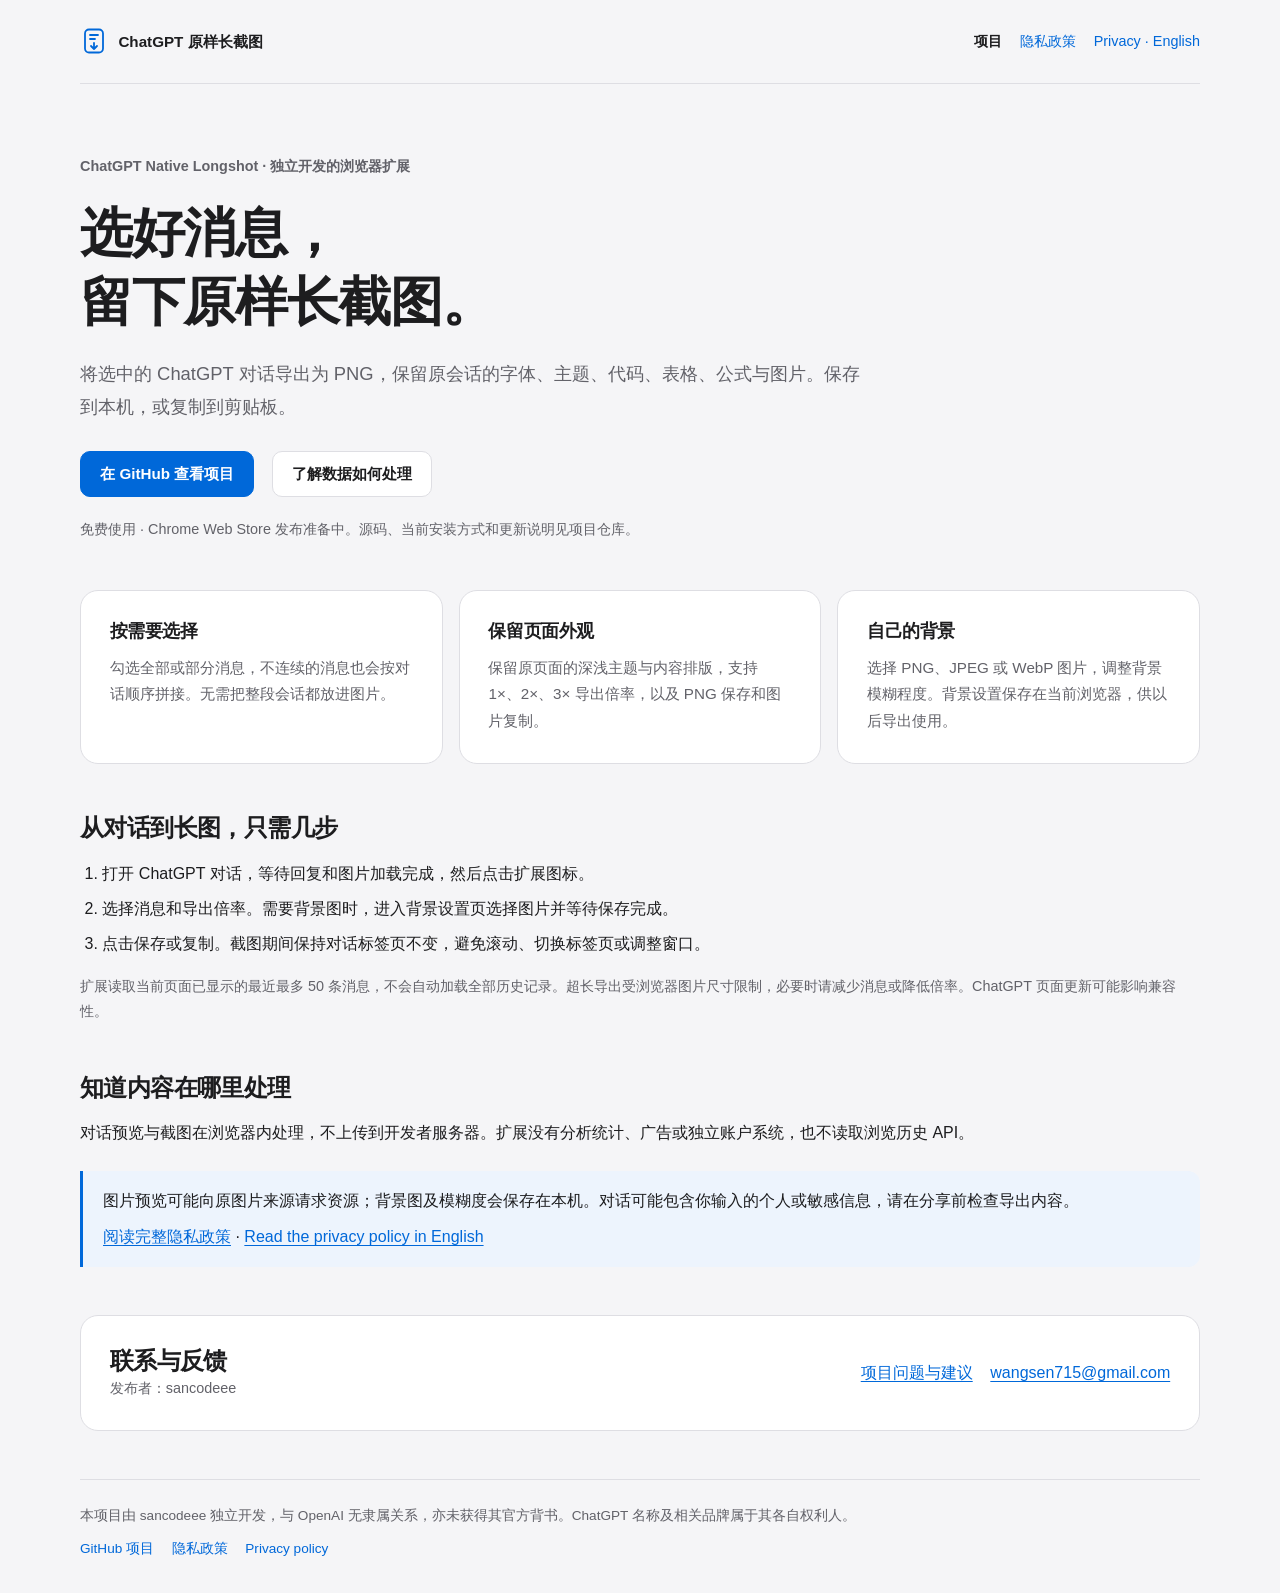
<file: docs/index.html>
<!doctype html>
<html lang="zh-CN">
<head>
  <meta charset="utf-8">
  <meta name="viewport" content="width=device-width, initial-scale=1">
  <meta name="description" content="选择 ChatGPT 消息，按原页面外观导出 PNG 长截图。支持保存、复制、自定义背景与模糊，在浏览器内处理截图。">
  <meta name="theme-color" content="#f5f5f7">
  <title>ChatGPT 原样长截图 · ChatGPT Native Longshot</title>
  <link rel="canonical" href="https://sancodeee.github.io/ChatGPT-Native-Longshot/">
  <link rel="stylesheet" href="site.css">
</head>
<body>
  <a class="skip-link" href="#main">跳至正文</a>
  <header class="site-header">
    <a class="brand" href="index.html" aria-label="ChatGPT 原样长截图，项目首页">
      <svg width="28" height="28" viewBox="0 0 28 28" fill="none" aria-hidden="true">
        <rect x="5" y="2.5" width="18" height="23" rx="4" stroke="currentColor" stroke-width="1.8"/>
        <path d="M10 8h8M10 12h5m-1 4v6m-3-3 3 3 3-3" stroke="currentColor" stroke-width="1.8" stroke-linecap="round" stroke-linejoin="round"/>
      </svg>
      <span>ChatGPT 原样长截图</span>
    </a>
    <nav class="site-nav" aria-label="主导航">
      <a href="index.html" aria-current="page">项目</a>
      <a href="privacy.html">隐私政策</a>
      <a href="privacy.en.html" lang="en" hreflang="en">Privacy · English</a>
    </nav>
  </header>

  <main class="home-main" id="main">
    <section class="hero" aria-labelledby="project-title">
      <p class="eyebrow">ChatGPT Native Longshot · 独立开发的浏览器扩展</p>
      <h1 id="project-title">选好消息，<br>留下原样长截图。</h1>
      <p class="lead">将选中的 ChatGPT 对话导出为 PNG，保留原会话的字体、主题、代码、表格、公式与图片。保存到本机，或复制到剪贴板。</p>
      <div class="actions">
        <a class="button" href="https://github.com/sancodeee/ChatGPT-Native-Longshot">在 GitHub 查看项目</a>
        <a class="button secondary" href="privacy.html">了解数据如何处理</a>
      </div>
      <p class="fine-print">免费使用 · Chrome Web Store 发布准备中。源码、当前安装方式和更新说明见项目仓库。</p>
    </section>

    <section class="feature-area" aria-label="主要功能">
      <div class="feature-grid">
        <article class="panel feature">
          <h2>按需要选择</h2>
          <p>勾选全部或部分消息，不连续的消息也会按对话顺序拼接。无需把整段会话都放进图片。</p>
        </article>
        <article class="panel feature">
          <h2>保留页面外观</h2>
          <p>保留原页面的深浅主题与内容排版，支持 1×、2×、3× 导出倍率，以及 PNG 保存和图片复制。</p>
        </article>
        <article class="panel feature">
          <h2>自己的背景</h2>
          <p>选择 PNG、JPEG 或 WebP 图片，调整背景模糊程度。背景设置保存在当前浏览器，供以后导出使用。</p>
        </article>
      </div>
    </section>

    <section class="home-section" aria-labelledby="use-title">
      <h2 id="use-title">从对话到长图，只需几步</h2>
      <ol>
        <li>打开 ChatGPT 对话，等待回复和图片加载完成，然后点击扩展图标。</li>
        <li>选择消息和导出倍率。需要背景图时，进入背景设置页选择图片并等待保存完成。</li>
        <li>点击保存或复制。截图期间保持对话标签页不变，避免滚动、切换标签页或调整窗口。</li>
      </ol>
      <p class="fine-print">扩展读取当前页面已显示的最近最多 50 条消息，不会自动加载全部历史记录。超长导出受浏览器图片尺寸限制，必要时请减少消息或降低倍率。ChatGPT 页面更新可能影响兼容性。</p>
    </section>

    <section class="home-section" aria-labelledby="privacy-title">
      <h2 id="privacy-title">知道内容在哪里处理</h2>
      <p>对话预览与截图在浏览器内处理，不上传到开发者服务器。扩展没有分析统计、广告或独立账户系统，也不读取浏览历史 API。</p>
      <div class="notice">
        <p>图片预览可能向原图片来源请求资源；背景图及模糊度会保存在本机。对话可能包含你输入的个人或敏感信息，请在分享前检查导出内容。</p>
        <p><a href="privacy.html">阅读完整隐私政策</a> · <a href="privacy.en.html" lang="en" hreflang="en">Read the privacy policy in English</a></p>
      </div>
    </section>

    <section class="panel support-panel" aria-labelledby="support-title">
      <div>
        <h2 id="support-title">联系与反馈</h2>
        <p class="fine-print">发布者：sancodeee</p>
      </div>
      <div class="actions">
        <a href="https://github.com/sancodeee/ChatGPT-Native-Longshot/issues">项目问题与建议</a>
        <a href="mailto:wangsen715@gmail.com">wangsen715@gmail.com</a>
      </div>
    </section>
  </main>

  <footer class="site-footer">
    <p>本项目由 sancodeee 独立开发，与 OpenAI 无隶属关系，亦未获得其官方背书。ChatGPT 名称及相关品牌属于其各自权利人。</p>
    <div class="footer-links">
      <a href="https://github.com/sancodeee/ChatGPT-Native-Longshot">GitHub 项目</a>
      <a href="privacy.html">隐私政策</a>
      <a href="privacy.en.html" lang="en" hreflang="en">Privacy policy</a>
    </div>
  </footer>
</body>
</html>
</file>
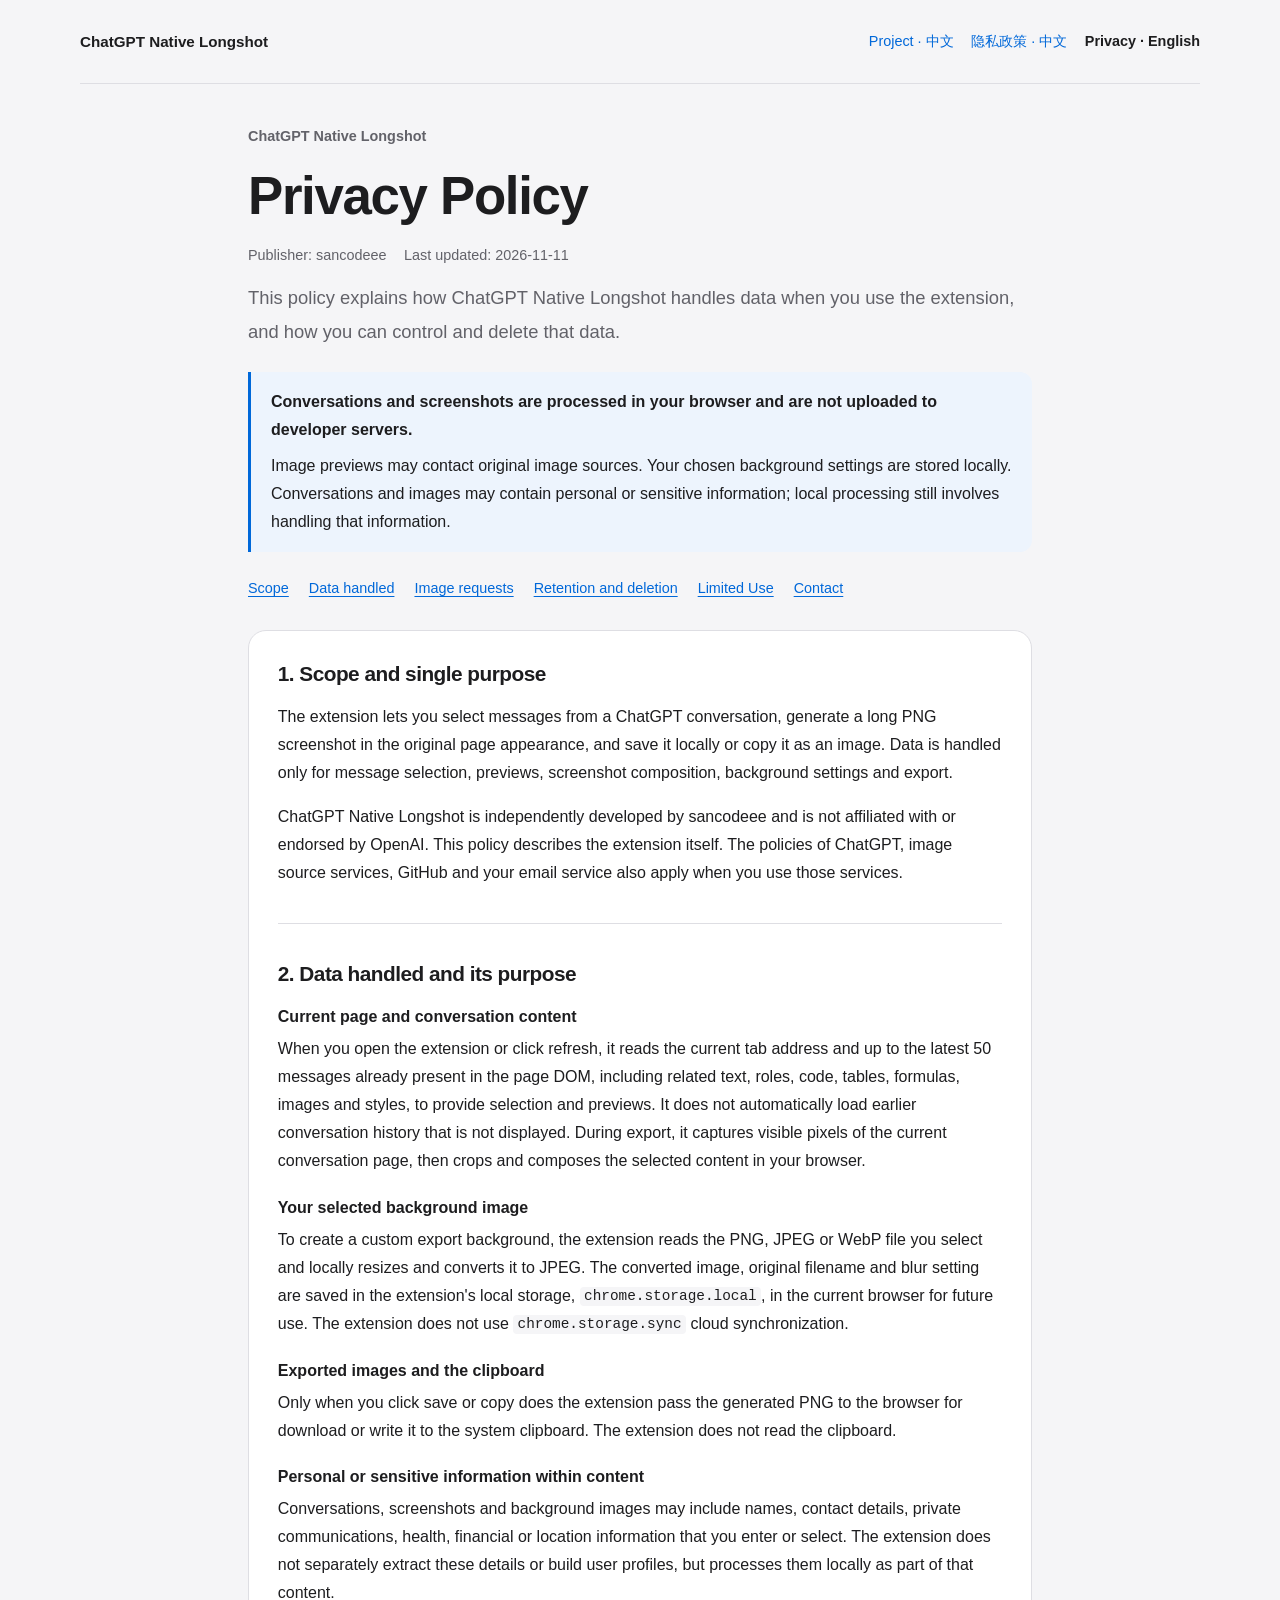
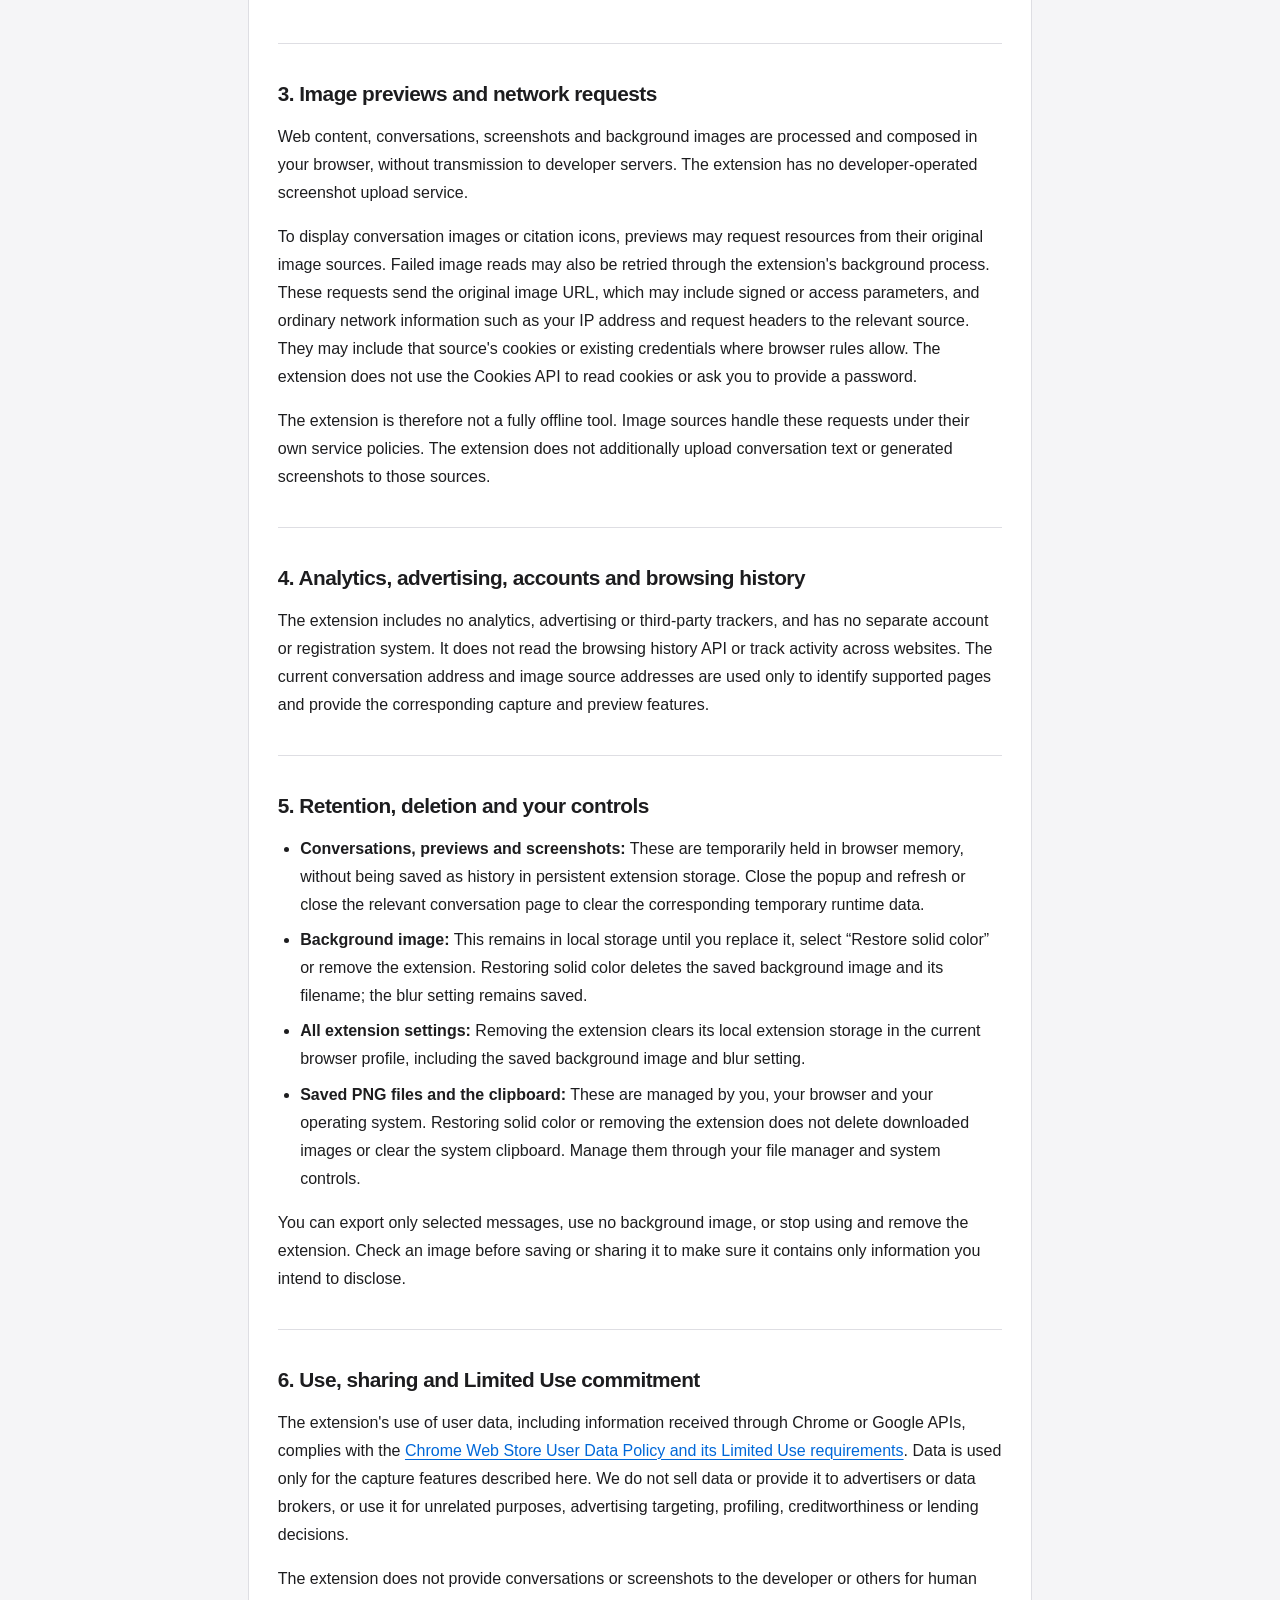
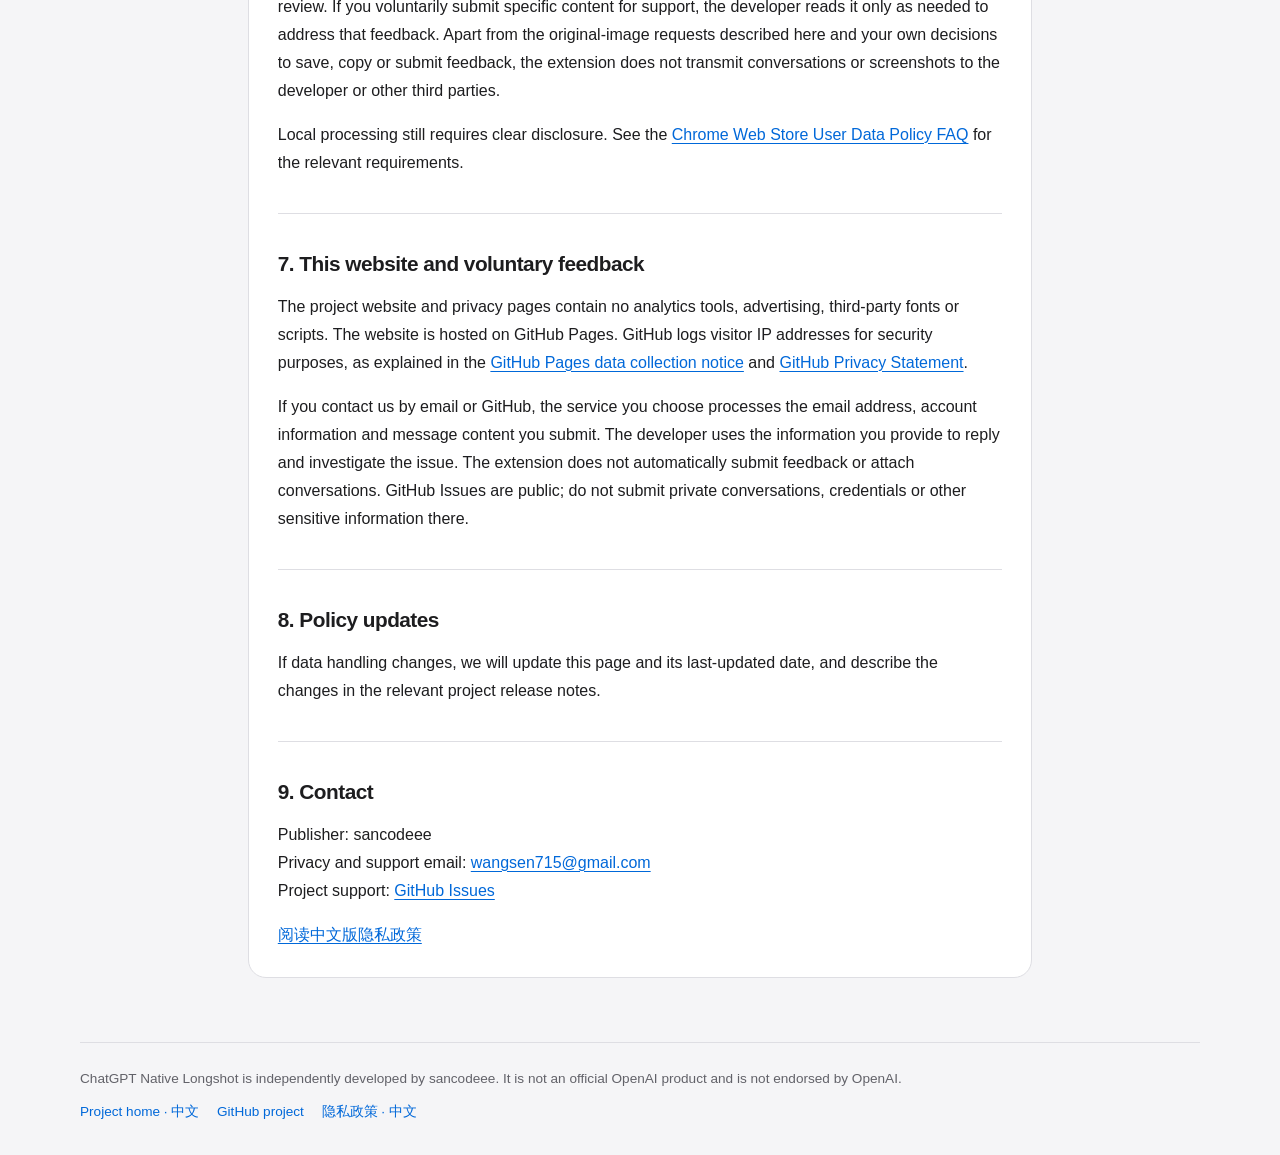
<file: docs/privacy.en.html>
<!doctype html>
<html lang="en">
<head>
  <meta charset="utf-8">
  <meta name="viewport" content="width=device-width, initial-scale=1">
  <meta name="description" content="Privacy policy for ChatGPT Native Longshot: local conversation and screenshot processing, saved background settings, image source requests, retention, deletion and Limited Use.">
  <meta name="theme-color" content="#f5f5f7">
  <title>Privacy Policy · ChatGPT Native Longshot</title>
  <link rel="canonical" href="https://sancodeee.github.io/ChatGPT-Native-Longshot/privacy.en.html">
  <link rel="alternate" hreflang="zh-CN" href="https://sancodeee.github.io/ChatGPT-Native-Longshot/privacy.html">
  <link rel="alternate" hreflang="en" href="https://sancodeee.github.io/ChatGPT-Native-Longshot/privacy.en.html">
  <link rel="stylesheet" href="site.css">
</head>
<body>
  <a class="skip-link" href="#main">Skip to content</a>
  <header class="site-header">
    <a class="brand" href="index.html">ChatGPT Native Longshot</a>
    <nav class="site-nav" aria-label="Main navigation">
      <a href="index.html" lang="zh-CN" hreflang="zh-CN">Project · 中文</a>
      <a href="privacy.html" lang="zh-CN" hreflang="zh-CN">隐私政策 · 中文</a>
      <a href="privacy.en.html" aria-current="page">Privacy · English</a>
    </nav>
  </header>

  <main class="policy-main" id="main">
    <header class="policy-header">
      <p class="eyebrow">ChatGPT Native Longshot</p>
      <h1>Privacy Policy</h1>
      <p class="meta">Publisher: sancodeee <span>Last updated: <time datetime="2026-11-11">2026-11-11</time></span></p>
      <p class="lead">This policy explains how ChatGPT Native Longshot handles data when you use the extension, and how you can control and delete that data.</p>
    </header>

    <aside class="notice" aria-label="Privacy summary">
      <p><strong>Conversations and screenshots are processed in your browser and are not uploaded to developer servers.</strong></p>
      <p>Image previews may contact original image sources. Your chosen background settings are stored locally. Conversations and images may contain personal or sensitive information; local processing still involves handling that information.</p>
    </aside>

    <nav class="policy-toc" aria-label="Policy sections">
      <a href="#scope">Scope</a>
      <a href="#data">Data handled</a>
      <a href="#network">Image requests</a>
      <a href="#retention">Retention and deletion</a>
      <a href="#limited-use">Limited Use</a>
      <a href="#contact">Contact</a>
    </nav>

    <article class="policy-body panel" aria-label="Full privacy policy">
      <section id="scope" aria-labelledby="scope-title">
        <h2 id="scope-title">1. Scope and single purpose</h2>
        <p>The extension lets you select messages from a ChatGPT conversation, generate a long PNG screenshot in the original page appearance, and save it locally or copy it as an image. Data is handled only for message selection, previews, screenshot composition, background settings and export.</p>
        <p>ChatGPT Native Longshot is independently developed by sancodeee and is not affiliated with or endorsed by OpenAI. This policy describes the extension itself. The policies of ChatGPT, image source services, GitHub and your email service also apply when you use those services.</p>
      </section>

      <section id="data" aria-labelledby="data-title">
        <h2 id="data-title">2. Data handled and its purpose</h2>
        <dl class="data-list">
          <dt>Current page and conversation content</dt>
          <dd>When you open the extension or click refresh, it reads the current tab address and up to the latest 50 messages already present in the page DOM, including related text, roles, code, tables, formulas, images and styles, to provide selection and previews. It does not automatically load earlier conversation history that is not displayed. During export, it captures visible pixels of the current conversation page, then crops and composes the selected content in your browser.</dd>
          <dt>Your selected background image</dt>
          <dd>To create a custom export background, the extension reads the PNG, JPEG or WebP file you select and locally resizes and converts it to JPEG. The converted image, original filename and blur setting are saved in the extension's local storage, <code>chrome.storage.local</code>, in the current browser for future use. The extension does not use <code>chrome.storage.sync</code> cloud synchronization.</dd>
          <dt>Exported images and the clipboard</dt>
          <dd>Only when you click save or copy does the extension pass the generated PNG to the browser for download or write it to the system clipboard. The extension does not read the clipboard.</dd>
          <dt>Personal or sensitive information within content</dt>
          <dd>Conversations, screenshots and background images may include names, contact details, private communications, health, financial or location information that you enter or select. The extension does not separately extract these details or build user profiles, but processes them locally as part of that content.</dd>
        </dl>
      </section>

      <section id="network" aria-labelledby="network-title">
        <h2 id="network-title">3. Image previews and network requests</h2>
        <p>Web content, conversations, screenshots and background images are processed and composed in your browser, without transmission to developer servers. The extension has no developer-operated screenshot upload service.</p>
        <p>To display conversation images or citation icons, previews may request resources from their original image sources. Failed image reads may also be retried through the extension's background process. These requests send the original image URL, which may include signed or access parameters, and ordinary network information such as your IP address and request headers to the relevant source. They may include that source's cookies or existing credentials where browser rules allow. The extension does not use the Cookies API to read cookies or ask you to provide a password.</p>
        <p>The extension is therefore not a fully offline tool. Image sources handle these requests under their own service policies. The extension does not additionally upload conversation text or generated screenshots to those sources.</p>
      </section>

      <section id="tracking" aria-labelledby="tracking-title">
        <h2 id="tracking-title">4. Analytics, advertising, accounts and browsing history</h2>
        <p>The extension includes no analytics, advertising or third-party trackers, and has no separate account or registration system. It does not read the browsing history API or track activity across websites. The current conversation address and image source addresses are used only to identify supported pages and provide the corresponding capture and preview features.</p>
      </section>

      <section id="retention" aria-labelledby="retention-title">
        <h2 id="retention-title">5. Retention, deletion and your controls</h2>
        <ul>
          <li><strong>Conversations, previews and screenshots:</strong> These are temporarily held in browser memory, without being saved as history in persistent extension storage. Close the popup and refresh or close the relevant conversation page to clear the corresponding temporary runtime data.</li>
          <li><strong>Background image:</strong> This remains in local storage until you replace it, select “Restore solid color” or remove the extension. Restoring solid color deletes the saved background image and its filename; the blur setting remains saved.</li>
          <li><strong>All extension settings:</strong> Removing the extension clears its local extension storage in the current browser profile, including the saved background image and blur setting.</li>
          <li><strong>Saved PNG files and the clipboard:</strong> These are managed by you, your browser and your operating system. Restoring solid color or removing the extension does not delete downloaded images or clear the system clipboard. Manage them through your file manager and system controls.</li>
        </ul>
        <p>You can export only selected messages, use no background image, or stop using and remove the extension. Check an image before saving or sharing it to make sure it contains only information you intend to disclose.</p>
      </section>

      <section id="limited-use" aria-labelledby="limited-use-title">
        <h2 id="limited-use-title">6. Use, sharing and Limited Use commitment</h2>
        <p>The extension's use of user data, including information received through Chrome or Google APIs, complies with the <a href="https://developer.chrome.com/docs/webstore/program-policies/limited-use">Chrome Web Store User Data Policy and its Limited Use requirements</a>. Data is used only for the capture features described here. We do not sell data or provide it to advertisers or data brokers, or use it for unrelated purposes, advertising targeting, profiling, creditworthiness or lending decisions.</p>
        <p>The extension does not provide conversations or screenshots to the developer or others for human review. If you voluntarily submit specific content for support, the developer reads it only as needed to address that feedback. Apart from the original-image requests described here and your own decisions to save, copy or submit feedback, the extension does not transmit conversations or screenshots to the developer or other third parties.</p>
        <p>Local processing still requires clear disclosure. See the <a href="https://developer.chrome.com/docs/webstore/program-policies/user-data-faq">Chrome Web Store User Data Policy FAQ</a> for the relevant requirements.</p>
      </section>

      <section id="website" aria-labelledby="website-title">
        <h2 id="website-title">7. This website and voluntary feedback</h2>
        <p>The project website and privacy pages contain no analytics tools, advertising, third-party fonts or scripts. The website is hosted on GitHub Pages. GitHub logs visitor IP addresses for security purposes, as explained in the <a href="https://docs.github.com/en/pages/getting-started-with-github-pages/what-is-github-pages#data-collection">GitHub Pages data collection notice</a> and <a href="https://docs.github.com/en/site-policy/privacy-policies/github-general-privacy-statement">GitHub Privacy Statement</a>.</p>
        <p>If you contact us by email or GitHub, the service you choose processes the email address, account information and message content you submit. The developer uses the information you provide to reply and investigate the issue. The extension does not automatically submit feedback or attach conversations. GitHub Issues are public; do not submit private conversations, credentials or other sensitive information there.</p>
      </section>

      <section id="changes" aria-labelledby="changes-title">
        <h2 id="changes-title">8. Policy updates</h2>
        <p>If data handling changes, we will update this page and its last-updated date, and describe the changes in the relevant project release notes.</p>
      </section>

      <section id="contact" aria-labelledby="contact-title">
        <h2 id="contact-title">9. Contact</h2>
        <p>Publisher: sancodeee<br>Privacy and support email: <a href="mailto:wangsen715@gmail.com">wangsen715@gmail.com</a><br>Project support: <a href="https://github.com/sancodeee/ChatGPT-Native-Longshot/issues">GitHub Issues</a></p>
        <p><a href="privacy.html" lang="zh-CN" hreflang="zh-CN">阅读中文版隐私政策</a></p>
      </section>
    </article>
  </main>

  <footer class="site-footer">
    <p>ChatGPT Native Longshot is independently developed by sancodeee. It is not an official OpenAI product and is not endorsed by OpenAI.</p>
    <div class="footer-links">
      <a href="index.html" lang="zh-CN" hreflang="zh-CN">Project home · 中文</a>
      <a href="https://github.com/sancodeee/ChatGPT-Native-Longshot">GitHub project</a>
      <a href="privacy.html" lang="zh-CN" hreflang="zh-CN">隐私政策 · 中文</a>
    </div>
  </footer>
</body>
</html>
</file>
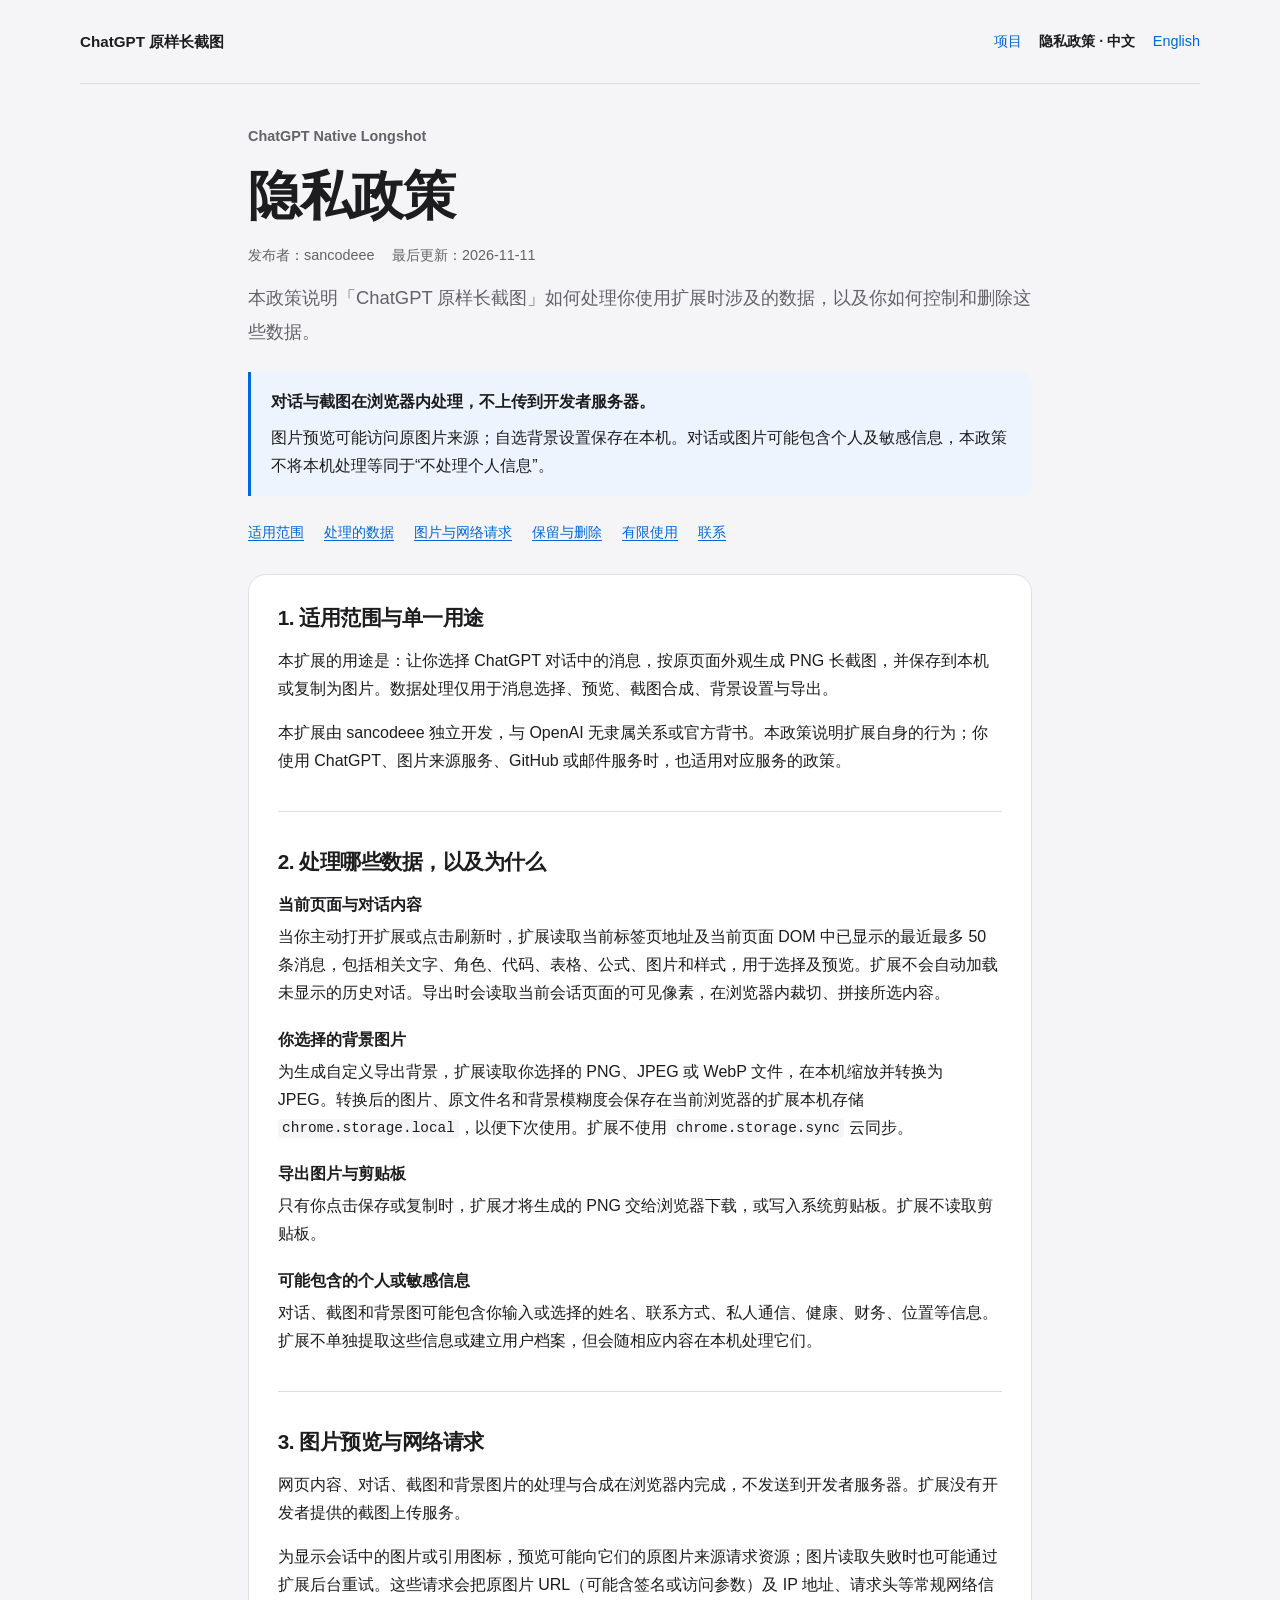
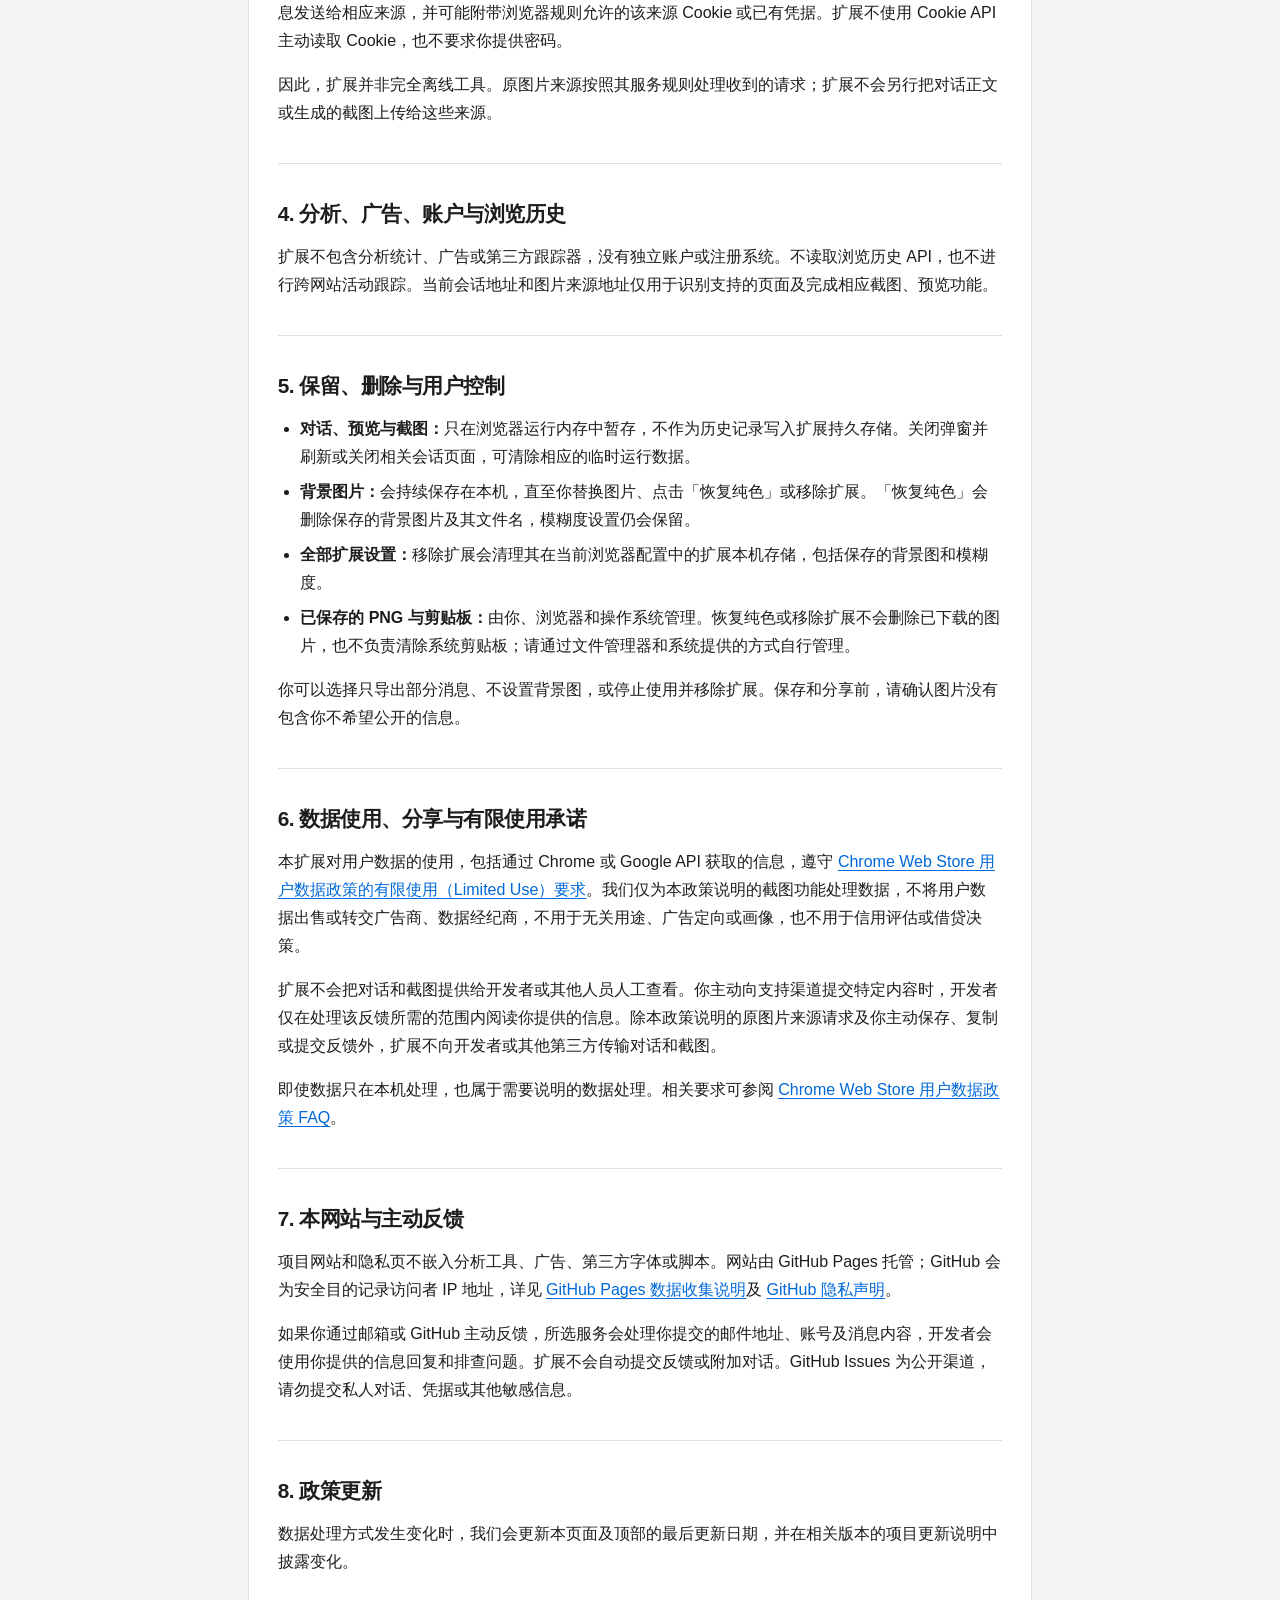
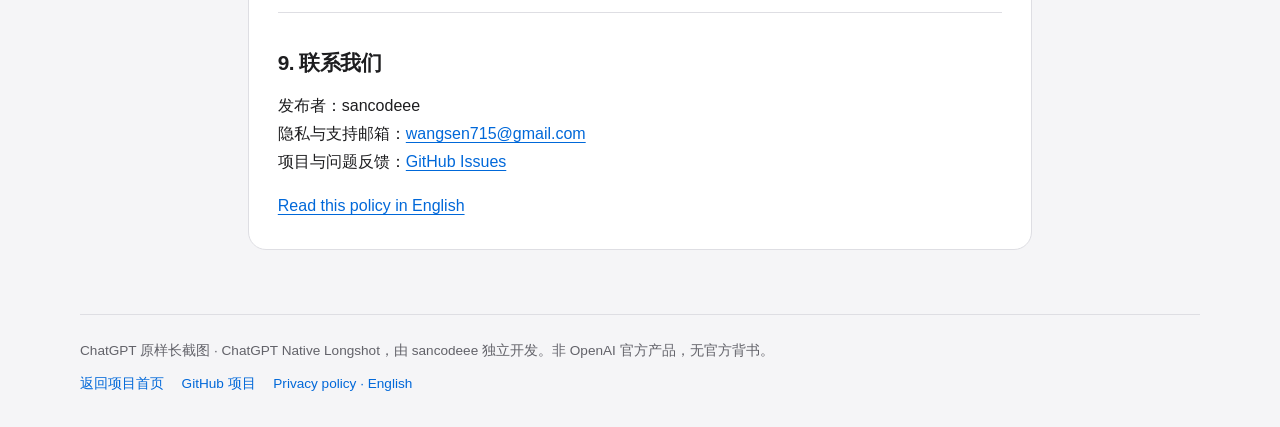
<file: docs/privacy.html>
<!doctype html>
<html lang="zh-CN">
<head>
  <meta charset="utf-8">
  <meta name="viewport" content="width=device-width, initial-scale=1">
  <meta name="description" content="ChatGPT 原样长截图的隐私政策：浏览器内处理对话和截图、本机背景设置、图片来源请求、数据保留与删除及有限使用声明。">
  <meta name="theme-color" content="#f5f5f7">
  <title>隐私政策 · ChatGPT 原样长截图</title>
  <link rel="canonical" href="https://sancodeee.github.io/ChatGPT-Native-Longshot/privacy.html">
  <link rel="alternate" hreflang="zh-CN" href="https://sancodeee.github.io/ChatGPT-Native-Longshot/privacy.html">
  <link rel="alternate" hreflang="en" href="https://sancodeee.github.io/ChatGPT-Native-Longshot/privacy.en.html">
  <link rel="stylesheet" href="site.css">
</head>
<body>
  <a class="skip-link" href="#main">跳至正文</a>
  <header class="site-header">
    <a class="brand" href="index.html">ChatGPT 原样长截图</a>
    <nav class="site-nav" aria-label="主导航">
      <a href="index.html">项目</a>
      <a href="privacy.html" aria-current="page">隐私政策 · 中文</a>
      <a href="privacy.en.html" lang="en" hreflang="en">English</a>
    </nav>
  </header>

  <main class="policy-main" id="main">
    <header class="policy-header">
      <p class="eyebrow">ChatGPT Native Longshot</p>
      <h1>隐私政策</h1>
      <p class="meta">发布者：sancodeee <span>最后更新：<time datetime="2026-11-11">2026-11-11</time></span></p>
      <p class="lead">本政策说明「ChatGPT 原样长截图」如何处理你使用扩展时涉及的数据，以及你如何控制和删除这些数据。</p>
    </header>

    <aside class="notice" aria-label="隐私摘要">
      <p><strong>对话与截图在浏览器内处理，不上传到开发者服务器。</strong></p>
      <p>图片预览可能访问原图片来源；自选背景设置保存在本机。对话或图片可能包含个人及敏感信息，本政策不将本机处理等同于“不处理个人信息”。</p>
    </aside>

    <nav class="policy-toc" aria-label="政策章节">
      <a href="#scope">适用范围</a>
      <a href="#data">处理的数据</a>
      <a href="#network">图片与网络请求</a>
      <a href="#retention">保留与删除</a>
      <a href="#limited-use">有限使用</a>
      <a href="#contact">联系</a>
    </nav>

    <article class="policy-body panel" aria-label="完整隐私政策">
      <section id="scope" aria-labelledby="scope-title">
        <h2 id="scope-title">1. 适用范围与单一用途</h2>
        <p>本扩展的用途是：让你选择 ChatGPT 对话中的消息，按原页面外观生成 PNG 长截图，并保存到本机或复制为图片。数据处理仅用于消息选择、预览、截图合成、背景设置与导出。</p>
        <p>本扩展由 sancodeee 独立开发，与 OpenAI 无隶属关系或官方背书。本政策说明扩展自身的行为；你使用 ChatGPT、图片来源服务、GitHub 或邮件服务时，也适用对应服务的政策。</p>
      </section>

      <section id="data" aria-labelledby="data-title">
        <h2 id="data-title">2. 处理哪些数据，以及为什么</h2>
        <dl class="data-list">
          <dt>当前页面与对话内容</dt>
          <dd>当你主动打开扩展或点击刷新时，扩展读取当前标签页地址及当前页面 DOM 中已显示的最近最多 50 条消息，包括相关文字、角色、代码、表格、公式、图片和样式，用于选择及预览。扩展不会自动加载未显示的历史对话。导出时会读取当前会话页面的可见像素，在浏览器内裁切、拼接所选内容。</dd>
          <dt>你选择的背景图片</dt>
          <dd>为生成自定义导出背景，扩展读取你选择的 PNG、JPEG 或 WebP 文件，在本机缩放并转换为 JPEG。转换后的图片、原文件名和背景模糊度会保存在当前浏览器的扩展本机存储 <code>chrome.storage.local</code>，以便下次使用。扩展不使用 <code>chrome.storage.sync</code> 云同步。</dd>
          <dt>导出图片与剪贴板</dt>
          <dd>只有你点击保存或复制时，扩展才将生成的 PNG 交给浏览器下载，或写入系统剪贴板。扩展不读取剪贴板。</dd>
          <dt>可能包含的个人或敏感信息</dt>
          <dd>对话、截图和背景图可能包含你输入或选择的姓名、联系方式、私人通信、健康、财务、位置等信息。扩展不单独提取这些信息或建立用户档案，但会随相应内容在本机处理它们。</dd>
        </dl>
      </section>

      <section id="network" aria-labelledby="network-title">
        <h2 id="network-title">3. 图片预览与网络请求</h2>
        <p>网页内容、对话、截图和背景图片的处理与合成在浏览器内完成，不发送到开发者服务器。扩展没有开发者提供的截图上传服务。</p>
        <p>为显示会话中的图片或引用图标，预览可能向它们的原图片来源请求资源；图片读取失败时也可能通过扩展后台重试。这些请求会把原图片 URL（可能含签名或访问参数）及 IP 地址、请求头等常规网络信息发送给相应来源，并可能附带浏览器规则允许的该来源 Cookie 或已有凭据。扩展不使用 Cookie API 主动读取 Cookie，也不要求你提供密码。</p>
        <p>因此，扩展并非完全离线工具。原图片来源按照其服务规则处理收到的请求；扩展不会另行把对话正文或生成的截图上传给这些来源。</p>
      </section>

      <section id="tracking" aria-labelledby="tracking-title">
        <h2 id="tracking-title">4. 分析、广告、账户与浏览历史</h2>
        <p>扩展不包含分析统计、广告或第三方跟踪器，没有独立账户或注册系统。不读取浏览历史 API，也不进行跨网站活动跟踪。当前会话地址和图片来源地址仅用于识别支持的页面及完成相应截图、预览功能。</p>
      </section>

      <section id="retention" aria-labelledby="retention-title">
        <h2 id="retention-title">5. 保留、删除与用户控制</h2>
        <ul>
          <li><strong>对话、预览与截图：</strong>只在浏览器运行内存中暂存，不作为历史记录写入扩展持久存储。关闭弹窗并刷新或关闭相关会话页面，可清除相应的临时运行数据。</li>
          <li><strong>背景图片：</strong>会持续保存在本机，直至你替换图片、点击「恢复纯色」或移除扩展。「恢复纯色」会删除保存的背景图片及其文件名，模糊度设置仍会保留。</li>
          <li><strong>全部扩展设置：</strong>移除扩展会清理其在当前浏览器配置中的扩展本机存储，包括保存的背景图和模糊度。</li>
          <li><strong>已保存的 PNG 与剪贴板：</strong>由你、浏览器和操作系统管理。恢复纯色或移除扩展不会删除已下载的图片，也不负责清除系统剪贴板；请通过文件管理器和系统提供的方式自行管理。</li>
        </ul>
        <p>你可以选择只导出部分消息、不设置背景图，或停止使用并移除扩展。保存和分享前，请确认图片没有包含你不希望公开的信息。</p>
      </section>

      <section id="limited-use" aria-labelledby="limited-use-title">
        <h2 id="limited-use-title">6. 数据使用、分享与有限使用承诺</h2>
        <p>本扩展对用户数据的使用，包括通过 Chrome 或 Google API 获取的信息，遵守 <a href="https://developer.chrome.com/docs/webstore/program-policies/limited-use">Chrome Web Store 用户数据政策的有限使用（Limited Use）要求</a>。我们仅为本政策说明的截图功能处理数据，不将用户数据出售或转交广告商、数据经纪商，不用于无关用途、广告定向或画像，也不用于信用评估或借贷决策。</p>
        <p>扩展不会把对话和截图提供给开发者或其他人员人工查看。你主动向支持渠道提交特定内容时，开发者仅在处理该反馈所需的范围内阅读你提供的信息。除本政策说明的原图片来源请求及你主动保存、复制或提交反馈外，扩展不向开发者或其他第三方传输对话和截图。</p>
        <p>即使数据只在本机处理，也属于需要说明的数据处理。相关要求可参阅 <a href="https://developer.chrome.com/docs/webstore/program-policies/user-data-faq">Chrome Web Store 用户数据政策 FAQ</a>。</p>
      </section>

      <section id="website" aria-labelledby="website-title">
        <h2 id="website-title">7. 本网站与主动反馈</h2>
        <p>项目网站和隐私页不嵌入分析工具、广告、第三方字体或脚本。网站由 GitHub Pages 托管；GitHub 会为安全目的记录访问者 IP 地址，详见 <a href="https://docs.github.com/en/pages/getting-started-with-github-pages/what-is-github-pages#data-collection">GitHub Pages 数据收集说明</a>及 <a href="https://docs.github.com/en/site-policy/privacy-policies/github-general-privacy-statement">GitHub 隐私声明</a>。</p>
        <p>如果你通过邮箱或 GitHub 主动反馈，所选服务会处理你提交的邮件地址、账号及消息内容，开发者会使用你提供的信息回复和排查问题。扩展不会自动提交反馈或附加对话。GitHub Issues 为公开渠道，请勿提交私人对话、凭据或其他敏感信息。</p>
      </section>

      <section id="changes" aria-labelledby="changes-title">
        <h2 id="changes-title">8. 政策更新</h2>
        <p>数据处理方式发生变化时，我们会更新本页面及顶部的最后更新日期，并在相关版本的项目更新说明中披露变化。</p>
      </section>

      <section id="contact" aria-labelledby="contact-title">
        <h2 id="contact-title">9. 联系我们</h2>
        <p>发布者：sancodeee<br>隐私与支持邮箱：<a href="mailto:wangsen715@gmail.com">wangsen715@gmail.com</a><br>项目与问题反馈：<a href="https://github.com/sancodeee/ChatGPT-Native-Longshot/issues">GitHub Issues</a></p>
        <p><a href="privacy.en.html" lang="en" hreflang="en">Read this policy in English</a></p>
      </section>
    </article>
  </main>

  <footer class="site-footer">
    <p>ChatGPT 原样长截图 · ChatGPT Native Longshot，由 sancodeee 独立开发。非 OpenAI 官方产品，无官方背书。</p>
    <div class="footer-links">
      <a href="index.html">返回项目首页</a>
      <a href="https://github.com/sancodeee/ChatGPT-Native-Longshot">GitHub 项目</a>
      <a href="privacy.en.html" lang="en" hreflang="en">Privacy policy · English</a>
    </div>
  </footer>
</body>
</html>
</file>
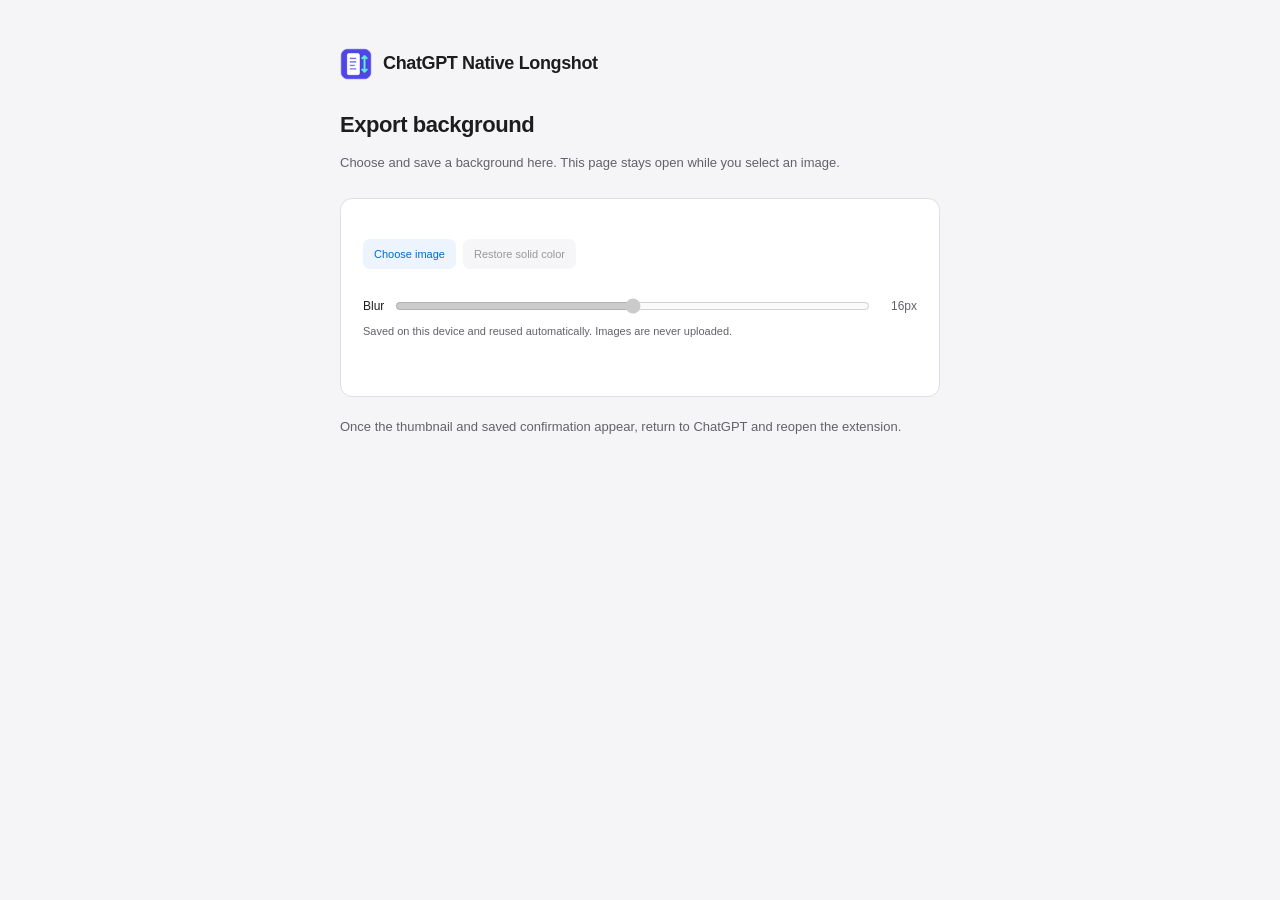
<file: extension/options.html>
<!DOCTYPE html>
<html lang="en" class="options-page">
<head>
  <meta charset="UTF-8">
  <meta name="viewport" content="width=device-width, initial-scale=1.0">
  <title data-i18n="backgroundTitle">Export background</title>
  <link rel="stylesheet" href="popup.css">
  <link rel="stylesheet" href="options.css">
</head>
<body>
  <header class="header">
    <h1 data-i18n="popupTitle">ChatGPT Native Longshot</h1>
  </header>
  <main>
    <h2 data-i18n="backgroundTitle">Export background</h2>
    <p class="settings-intro" data-i18n="backgroundPageIntro">Choose and save a background here. This page stays open while you select an image.</p>
    <section class="background-settings" aria-labelledby="backgroundSummary">
      <p class="settings-summary" id="backgroundSummary"></p>
      <div class="background-panel">
        <div class="background-image-row">
          <img id="backgroundPreview" alt="" hidden>
          <div class="background-image-actions">
            <div class="background-buttons">
              <button type="button" id="chooseBackgroundBtn" data-i18n="backgroundChoose">Choose image</button>
              <button type="button" id="clearBackgroundBtn" data-i18n="backgroundClear" disabled>Restore solid color</button>
            </div>
            <span id="backgroundFileName"></span>
          </div>
        </div>
        <input type="file" id="backgroundFile" accept="image/png,image/jpeg,image/webp" hidden>
        <div class="background-blur-row">
          <label for="backgroundBlur" data-i18n="backgroundBlurLabel">Blur</label>
          <input type="range" id="backgroundBlur" min="0" max="32" step="1" value="16" disabled>
          <output id="backgroundBlurValue" for="backgroundBlur">16px</output>
        </div>
        <p class="background-hint" data-i18n="backgroundHint">Saved on this device and reused automatically. Images are never uploaded.</p>
      </div>
      <p class="settings-status" id="backgroundSaveStatus" role="status" aria-live="polite" aria-atomic="true"></p>
    </section>
    <p class="settings-return" data-i18n="backgroundPageReturn">Once the thumbnail and saved confirmation appear, return to ChatGPT and reopen the extension.</p>
  </main>
  <script src="background-settings.js"></script>
  <script src="options.js"></script>
</body>
</html>
</file>
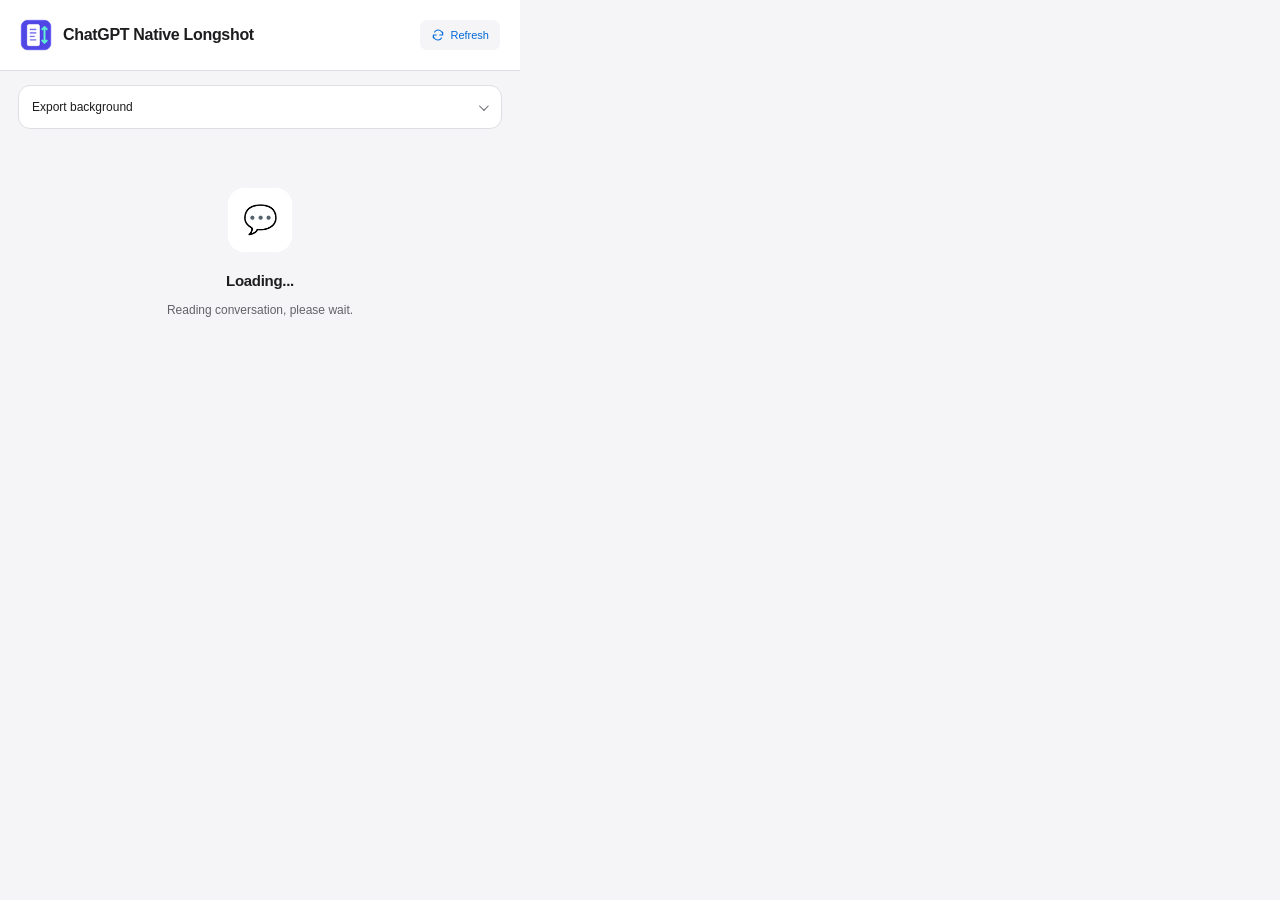
<file: extension/popup.html>
<!DOCTYPE html>
<html lang="en">
<head>
  <meta charset="UTF-8">
  <meta name="viewport" content="width=device-width, initial-scale=1.0">
  <title data-i18n="popupTitle">ChatGPT Native Longshot</title>
  <link rel="stylesheet" href="popup.css">
</head>
<body>
  <header class="header">
    <h1 data-i18n="popupTitle">ChatGPT Native Longshot</h1>
    <button id="refreshBtn" class="refresh-btn" type="button">
      <svg viewBox="0 0 24 24" fill="none" stroke="currentColor" stroke-width="1.8" stroke-linecap="round" stroke-linejoin="round" aria-hidden="true">
        <path d="M20 7v5h-5M4 17v-5h5"></path>
        <path d="M6.1 7a7 7 0 0 1 11.6-1L20 9M4 15l2.3 3A7 7 0 0 0 17.9 17"></path>
      </svg>
      <span data-i18n="btnRefresh">Refresh</span>
    </button>
  </header>

  <details class="background-settings" id="backgroundSettings">
    <summary><span data-i18n="backgroundTitle">Export background</span><span id="backgroundSummary"></span></summary>
    <div class="background-panel">
      <div class="background-image-row">
        <!-- The optional preview stays hidden until background-settings.js assigns a local image. -->
        <img id="backgroundPreview" alt="" hidden>
        <div class="background-image-actions">
          <div class="background-buttons">
            <button type="button" id="chooseBackgroundBtn" data-i18n="backgroundChoose">Choose image</button>
            <button type="button" id="clearBackgroundBtn" data-i18n="backgroundClear" disabled>Restore solid color</button>
          </div>
          <span id="backgroundFileName"></span>
        </div>
      </div>
      <input type="file" id="backgroundFile" accept="image/png,image/jpeg,image/webp" hidden>
      <div class="background-blur-row">
        <label for="backgroundBlur" data-i18n="backgroundBlurLabel">Blur</label>
        <input type="range" id="backgroundBlur" min="0" max="32" step="1" value="16" disabled>
        <output id="backgroundBlurValue" for="backgroundBlur">16px</output>
      </div>
      <p class="background-hint" data-i18n="backgroundPopupHint">Choose or change the image on the settings page, then return to your conversation and reopen the extension.</p>
    </div>
  </details>

  <div class="status-bar" id="statusBar" style="display: none;">
    <div class="view-toggle">
      <button id="viewAllBtn" class="active" aria-pressed="true" data-i18n="viewAll">All</button>
      <button id="viewSelectedBtn" aria-pressed="false" data-i18n="viewSelected">Selected</button>
    </div>
    <span><span data-i18n="labelSelected">Selected</span>: <span class="count" id="selectedCount">0</span></span>
    <div class="select-actions">
      <button id="selectAllBtn" data-i18n="btnSelectAll">Select all</button>
      <button id="deselectAllBtn" data-i18n="btnClear">Clear</button>
      <button id="invertSelectBtn" data-i18n="btnInvert">Invert</button>
    </div>
  </div>

  <main class="preview-container" id="previewContainer">
    <div class="empty-state" id="emptyState">
      <div class="icon">💬</div>
      <h3 data-i18n="emptyLoadingTitle">Loading...</h3>
      <p data-i18n="emptyLoadingDesc">Reading conversation, please wait.</p>
    </div>

    <div id="chatPreview"></div>

    <div class="loading-overlay hidden" id="loadingOverlay">
      <div class="loading-spinner"></div>
      <div class="loading-text" id="loadingText" data-i18n="loadingLoadingMessages">Loading messages...</div>
    </div>
  </main>

  <footer class="footer" id="footer" style="display: none;">
    <div class="footer-hint" data-i18n-html="tipOnlySelectedHtml">
      Tip: only <span class="highlight">selected messages</span> will be included in the exported image.
    </div>
    <p class="privacy-notice"><span data-i18n="privacyNotice">Processed on this device; image previews may contact their original sources.</span> <a id="privacyPolicyLink" href="https://sancodeee.github.io/ChatGPT-Native-Longshot/privacy.en.html" target="_blank" rel="noopener noreferrer" data-i18n="privacyPolicy">Privacy policy</a></p>
    <div class="footer-actions">
      <div class="control-group">
        <label for="scaleSelect" data-i18n="labelScale">Scale</label>
        <select id="scaleSelect">
          <option value="1">1x</option>
          <option value="2" selected>2x</option>
          <option value="3">3x</option>
        </select>
      </div>
      <button class="btn btn-success" id="copyBtn" disabled>
        <span class="btn-icon" aria-hidden="true">
          <svg viewBox="0 0 24 24" fill="none" stroke-width="1.8" stroke-linecap="round" stroke-linejoin="round">
            <rect x="9" y="9" width="13" height="13" rx="2" ry="2"></rect>
            <path d="M5 15H4a2 2 0 0 1-2-2V4a2 2 0 0 1 2-2h9a2 2 0 0 1 2 2v1"></path>
          </svg>
        </span>
        <span data-i18n="btnCopyImage">Copy image</span>
      </button>
      <button class="btn btn-primary" id="saveBtn" disabled>
        <span class="btn-icon" aria-hidden="true">
          <svg viewBox="0 0 24 24" fill="none" stroke-width="1.8" stroke-linecap="round" stroke-linejoin="round">
            <path d="M21 15v4a2 2 0 0 1-2 2H5a2 2 0 0 1-2-2v-4"></path>
            <polyline points="7 10 12 15 17 10"></polyline>
            <line x1="12" y1="15" x2="12" y2="3"></line>
          </svg>
        </span>
        <span data-i18n="btnSaveImage">Save image</span>
      </button>
    </div>
  </footer>

  <div class="toast" id="toast" role="status" aria-live="polite" aria-atomic="true"></div>

  <script src="capture-plan.js"></script>
  <script src="capture-matte.js"></script>
  <script src="background-settings.js"></script>
  <script src="preview-content.js"></script>
  <script src="popup.js"></script>
</body>
</html>
</file>
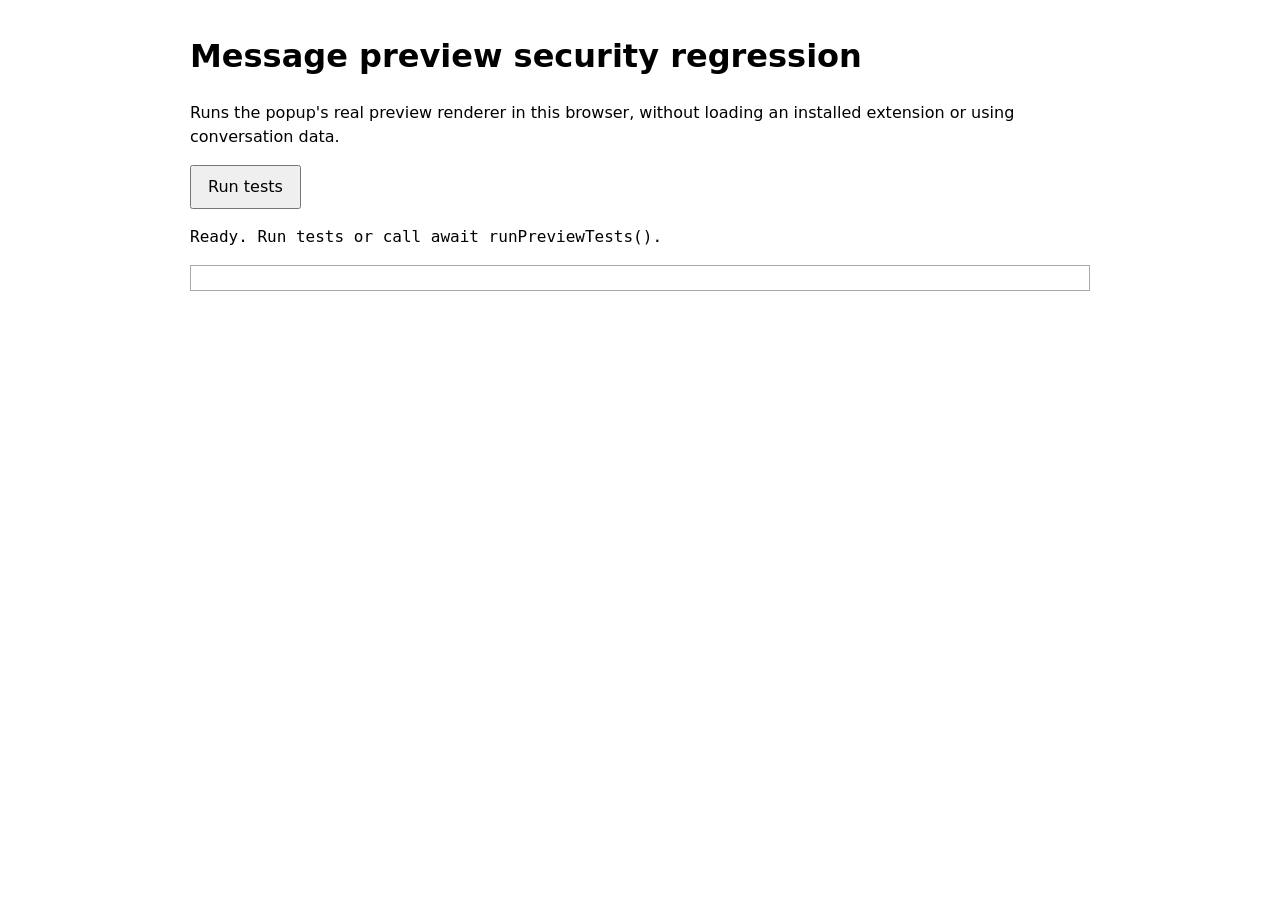
<file: tests/preview-content.html>
<!DOCTYPE html>
<html lang="en">
<head>
  <meta charset="UTF-8">
  <meta name="viewport" content="width=device-width, initial-scale=1.0">
  <title>Message preview security regression</title>
  <style>
    body { max-width: 900px; margin: 32px auto; padding: 0 20px; font: 16px/1.5 system-ui, sans-serif; }
    button { padding: 8px 16px; font: inherit; }
    pre { white-space: pre-wrap; }
    #fixture { padding: 12px; border: 1px solid #aaa; }
    #fixture img { max-width: 120px; }
    table { border-collapse: collapse; }
    th, td { border: 1px solid #aaa; padding: 4px 8px; }
  </style>
  <script src="preview-content.js" defer></script>
</head>
<body>
  <h1>Message preview security regression</h1>
  <p>Runs the popup's real preview renderer in this browser, without loading an installed extension or using conversation data.</p>
  <button id="runTests" type="button">Run tests</button>
  <pre id="results" role="status">Ready. Run tests or call await runPreviewTests().</pre>
  <div id="fixture"></div>
</body>
</html>
</file>
<file: docs/site.css>
@layer base, layout, components;

@layer base {
  :root {
    color-scheme: light;
    --canvas: #f5f5f7;
    --surface: #ffffff;
    --text: #1d1d1f;
    --muted: #626269;
    --line: #dedee3;
    --accent: #0068d9;
    --accent-hover: #0059bd;
    --tint: #edf4fd;
    font-family: -apple-system, BlinkMacSystemFont, "SF Pro Text", "PingFang SC", "Segoe UI", sans-serif;
    font-size: 100%;
    -webkit-font-smoothing: antialiased;
  }

  body {
    margin: 0;
    background: var(--canvas);
    color: var(--text);
    font-size: 1rem;
    line-height: 1.75;
    overflow-wrap: anywhere;
  }

  :where(h1, h2, h3, p, ul, ol, dl) {
    margin-block: 0;
  }

  :where(h1, h2, h3) {
    line-height: 1.3;
    letter-spacing: -0.025em;
    text-wrap: balance;
  }

  h1 {
    font-size: clamp(2rem, 1.3rem + 2.5vw, 3.5rem);
    font-weight: 700;
  }

  h2 {
    font-size: 1.5rem;
    font-weight: 650;
  }

  h3 {
    font-size: 1.1rem;
    font-weight: 650;
  }

  :where(ul, ol) {
    padding-inline-start: 1.4em;
  }

  li + li {
    margin-block-start: 0.45em;
  }

  a {
    color: var(--accent);
    text-decoration-thickness: 0.08em;
    text-underline-offset: 0.2em;
  }

  a:hover {
    color: var(--accent-hover);
  }

  a:focus-visible {
    outline: 3px solid var(--accent);
    outline-offset: 4px;
    border-radius: 3px;
  }

  code {
    border-radius: 4px;
    padding: 0.1em 0.3em;
    background: var(--canvas);
    font-family: ui-monospace, "SF Mono", Consolas, monospace;
    font-size: 0.9em;
  }
}

@layer layout {
  .site-header,
  .site-footer,
  .home-main {
    inline-size: min(70rem, calc(100% - 2.5rem));
    margin-inline: auto;
  }

  .site-header {
    display: flex;
    align-items: center;
    justify-content: space-between;
    flex-wrap: wrap;
    gap: 0.4rem 1.5rem;
    padding-block: 1.25rem;
    border-block-end: 1px solid var(--line);
  }

  .site-nav,
  .footer-links,
  .actions,
  .meta {
    display: flex;
    flex-wrap: wrap;
    align-items: center;
    gap: 0.65rem 1.1rem;
  }

  .site-nav a {
    padding-block: 0.55rem;
  }

  .hero {
    max-inline-size: 49rem;
    padding-block: clamp(3rem, 2rem + 3vw, 5.5rem) 3rem;
  }

  .hero > * + * {
    margin-block-start: 1.25rem;
  }

  .hero .actions {
    margin-block-start: 1.75rem;
  }

  .feature-area,
  .policy-main {
    container-type: inline-size;
  }

  .feature-grid {
    display: grid;
    gap: 1rem;
  }

  .home-section {
    margin-block-start: 3rem;
  }

  .home-section > * + * {
    margin-block-start: 1rem;
  }

  .support-panel {
    display: flex;
    justify-content: space-between;
    align-items: center;
    flex-wrap: wrap;
    gap: 1.25rem;
    margin-block: 3rem;
  }

  .policy-main {
    inline-size: min(49rem, calc(100% - 2.5rem));
    margin-inline: auto;
    padding-block-start: 2.5rem;
  }

  .policy-header > * + * {
    margin-block-start: 0.8rem;
  }

  .policy-body {
    margin-block: 1.5rem 3rem;
  }

  .policy-body section + section {
    margin-block-start: 2.25rem;
    border-block-start: 1px solid var(--line);
    padding-block-start: 2.25rem;
  }

  .policy-body section > * + * {
    margin-block-start: 1rem;
  }

  .policy-body h2 {
    font-size: 1.3rem;
  }

  .site-footer {
    margin-block-start: 1rem;
    padding-block: 1.5rem 2rem;
    border-block-start: 1px solid var(--line);
    color: var(--muted);
    font-size: 0.85rem;
  }

  .site-footer p + p,
  .site-footer .footer-links {
    margin-block-start: 0.55rem;
  }

  @container (min-width: 42rem) {
    .feature-grid {
      grid-template-columns: repeat(3, minmax(0, 1fr));
    }
  }
}

@layer components {
  .skip-link {
    position: absolute;
    inset-block-start: 0.5rem;
    inset-inline-start: 1rem;
    z-index: 1;
    padding: 0.6rem 1rem;
    border-radius: 8px;
    background: var(--surface);
    transform: translateY(-200%);
  }

  .skip-link:focus {
    transform: none;
  }

  .brand {
    display: inline-flex;
    align-items: center;
    gap: 0.65rem;
    padding-block: 0.4rem;
    color: var(--text);
    font-size: 0.95rem;
    font-weight: 650;
    line-height: 1.4;
    text-decoration: none;
  }

  .brand svg {
    flex-shrink: 0;
    color: var(--accent);
  }

  .site-nav {
    font-size: 0.9rem;
  }

  .site-nav a,
  .footer-links a {
    text-decoration: none;
  }

  .site-nav a[aria-current="page"] {
    color: var(--text);
    font-weight: 650;
  }

  .eyebrow,
  .meta,
  .fine-print {
    color: var(--muted);
    font-size: 0.9rem;
  }

  .eyebrow {
    font-weight: 600;
  }

  .lead {
    color: var(--muted);
    font-size: 1.15rem;
    line-height: 1.8;
  }

  .button {
    display: inline-flex;
    align-items: center;
    justify-content: center;
    min-block-size: 2.75rem;
    padding-inline: 1.2rem;
    border: 1px solid var(--accent);
    border-radius: 10px;
    background: var(--accent);
    color: #ffffff;
    font-size: 0.95rem;
    font-weight: 600;
    text-align: center;
    text-decoration: none;
  }

  .button:hover {
    border-color: var(--accent-hover);
    background: var(--accent-hover);
    color: #ffffff;
  }

  .button.secondary {
    border-color: var(--line);
    background: var(--surface);
    color: var(--text);
  }

  .button.secondary:hover {
    border-color: var(--muted);
  }

  .panel {
    border: 1px solid var(--line);
    border-radius: 18px;
    padding: clamp(1.25rem, 1rem + 1vw, 2rem);
    background: var(--surface);
  }

  .feature h2 {
    font-size: 1.1rem;
  }

  .feature h2 + p {
    margin-block-start: 0.75rem;
    color: var(--muted);
    font-size: 0.95rem;
  }

  .notice {
    margin-block-start: 1.5rem;
    border-inline-start: 3px solid var(--accent);
    border-radius: 0 12px 12px 0;
    padding: 1rem 1.25rem;
    background: var(--tint);
  }

  .notice p + p {
    margin-block-start: 0.5rem;
  }

  .data-list dt {
    font-weight: 650;
  }

  .data-list dd {
    margin-inline-start: 0;
    margin-block-start: 0.25rem;
  }

  .data-list dd + dt {
    margin-block-start: 1.15rem;
  }

  .policy-toc {
    display: flex;
    flex-wrap: wrap;
    gap: 0.5rem 1.25rem;
    margin-block-start: 1.25rem;
    font-size: 0.9rem;
  }

  .policy-toc a {
    padding-block: 0.3rem;
  }

  @media print {
    .skip-link,
    .site-nav,
    .policy-toc {
      display: none;
    }

    body,
    .panel,
    .notice {
      background: #ffffff;
    }

    .site-header,
    .site-footer,
    .policy-main {
      inline-size: 100%;
    }

    .policy-body section + section {
      margin-block-start: 1.5rem;
      padding-block-start: 1.5rem;
    }

    h2,
    h3 {
      break-after: avoid;
    }
  }
}
</file>
<file: extension/popup.css>
:root {
  color-scheme: light;
  --surface: #ffffff;
  --canvas: #f5f5f7;
  --control: #ededf0;
  --control-hover: #e3e3e8;
  --text-primary: #1d1d1f;
  --text-secondary: #626269;
  --separator: #dedee3;
  --accent: #0068d9;
  --accent-hover: #0059bd;
  --selected-bg: #edf4fd;
  --selected-outline: #b8d2f3;
  --shot-text-primary: #26262b;
  --shot-text-secondary: #626269;
  --shot-border-color: #dedee3;
  --shot-code-bg: #f3f4f7;
}

* {
  box-sizing: border-box;
}

html {
  /* Give browser popup auto-sizing an intrinsic size before fitting its viewport. */
  width: 520px;
  height: 600px;
  overflow: hidden;
  background: var(--canvas);
  font-family: -apple-system, BlinkMacSystemFont, "SF Pro Text", "PingFang SC", "Segoe UI", sans-serif;
  -webkit-font-smoothing: antialiased;
}

body {
  width: 520px;
  height: 600px;
  max-height: 100vh;
  margin: 0;
  display: flex;
  flex-direction: column;
  overflow: hidden;
  background: var(--canvas);
  color: var(--text-primary);
  font-size: 12px;
  line-height: 1.5;
}

button, select, input {
  font: inherit;
}
button, select {
  color: inherit;
}

button {
  min-height: 30px;
  padding: 6px 11px;
  border: 0;
  border-radius: 7px;
  background: var(--control);
  cursor: pointer;
  font-weight: 500;
  line-height: 1.3;
  transition: background-color 140ms ease, color 140ms ease;
}

button:hover:not(:disabled) {
  background: var(--control-hover);
}
button:disabled {
  opacity: 0.45;
  cursor: default;
}

:where(button, select, input, summary, a):focus-visible {
  outline: 3px solid var(--accent);
  outline-offset: 3px;
}

::-webkit-scrollbar {
  width: 7px;
  height: 7px;
}
::-webkit-scrollbar-track {
  background: transparent;
}
::-webkit-scrollbar-thumb {
  border: 2px solid var(--canvas);
  border-radius: 8px;
  background: #b8b8c0;
}
::-webkit-scrollbar-thumb:hover {
  background: #92929d;
}

/* Keep the title and refresh action quiet, like a native utility toolbar. */
.header {
  display: flex;
  align-items: center;
  justify-content: space-between;
  gap: 12px;
  flex-shrink: 0;
  padding: 19px 20px;
  background: var(--surface);
  border-bottom: 1px solid var(--separator);
}

.header h1 {
  display: flex;
  align-items: center;
  gap: 11px;
  min-width: 0;
  margin: 0;
  font-size: 16px;
  font-weight: 650;
  line-height: 1.3;
  letter-spacing: -0.02em;
}

.header h1::before {
  content: "";
  flex: 0 0 32px;
  width: 32px;
  height: 32px;
  background: url("icons/icon48.png") center / contain no-repeat;
}

.refresh-btn {
  display: inline-flex;
  align-items: center;
  justify-content: center;
  gap: 5px;
  flex-shrink: 0;
  background: var(--canvas);
  color: var(--accent);
  font-size: 11px;
}
.refresh-btn svg {
  width: 14px;
  height: 14px;
}
.refresh-btn:disabled {
  cursor: wait;
}

.background-settings {
  flex-shrink: 0;
  min-width: 0;
  margin: 14px 18px 0;
  border: 1px solid var(--separator);
  border-radius: 12px;
  background: var(--surface);
}

.background-settings summary {
  display: flex;
  align-items: center;
  gap: 10px;
  min-height: 42px;
  padding: 10px 13px;
  border-radius: 11px;
  cursor: pointer;
  list-style: none;
  font-weight: 500;
}
.background-settings summary::-webkit-details-marker {
  display: none;
}
.background-settings summary:hover {
  background: #fafafb;
}
.background-settings summary > span:first-child {
  flex: 1;
  min-width: 0;
}
.background-settings summary::after {
  content: "";
  width: 6px;
  height: 6px;
  margin-right: 2px;
  flex-shrink: 0;
  border-right: 1.5px solid var(--text-secondary);
  border-bottom: 1.5px solid var(--text-secondary);
  transform: rotate(45deg) translateY(-2px);
}
.background-settings[open] summary::after {
  transform: rotate(225deg) translate(-1px, -1px);
}

#backgroundSummary {
  max-width: 46%;
  overflow: hidden;
  text-overflow: ellipsis;
  white-space: nowrap;
  color: var(--text-secondary);
  font-size: 11px;
  font-weight: 400;
}

.background-panel {
  padding: 1px 13px 13px;
}
.background-image-row {
  display: flex;
  align-items: center;
  gap: 11px;
}
#backgroundPreview {
  width: 48px;
  height: 48px;
  border-radius: 8px;
  object-fit: cover;
}
#backgroundPreview[hidden] {
  display: none;
}
.background-image-actions {
  flex: 1;
  min-width: 0;
}
.background-buttons {
  display: flex;
  flex-wrap: wrap;
  gap: 7px;
}
.background-buttons button {
  font-size: 11px;
}
#chooseBackgroundBtn {
  background: var(--selected-bg);
  color: var(--accent);
}
#chooseBackgroundBtn:hover:not(:disabled) {
  background: #dfebfa;
}
#backgroundFileName {
  display: block;
  overflow: hidden;
  margin-top: 6px;
  color: var(--text-secondary);
  font-size: 11px;
  text-overflow: ellipsis;
  white-space: nowrap;
}
.background-blur-row {
  display: flex;
  align-items: center;
  gap: 11px;
  margin-top: 12px;
}
#backgroundBlur {
  flex: 1;
  min-width: 0;
  margin: 0;
  accent-color: var(--accent);
}
#backgroundBlurValue {
  min-width: 36px;
  color: var(--text-secondary);
  text-align: right;
  font-variant-numeric: tabular-nums;
}
.background-hint {
  margin: 8px 0 0;
  color: var(--text-secondary);
  font-size: 11px;
  line-height: 1.5;
}

/* Segmented view control and lightweight batch actions share one toolbar. */
.status-bar {
  display: flex;
  align-items: center;
  justify-content: space-between;
  flex-wrap: wrap;
  flex-shrink: 0;
  gap: 8px;
  padding: 13px 18px 11px;
  color: var(--text-secondary);
  font-size: 11px;
}
.view-toggle {
  display: flex;
  gap: 2px;
  padding: 3px;
  border-radius: 8px;
  background: #e6e6eb;
}
.view-toggle button {
  min-height: 26px;
  padding: 4px 11px;
  background: transparent;
  font-size: 11px;
  font-weight: 500;
}
.view-toggle button.active {
  background: var(--surface);
  color: var(--text-primary);
  box-shadow: 0 1px 3px #1d1d1f1a;
}
.view-toggle button:not(.active):hover {
  background: #dcdce3;
}
.status-bar .count {
  color: var(--text-primary);
  font-weight: 600;
  font-variant-numeric: tabular-nums;
}
.select-actions {
  display: flex;
  flex-wrap: wrap;
  gap: 2px;
}
.select-actions button {
  padding: 5px 7px;
  background: transparent;
  color: var(--accent);
  font-size: 11px;
}
.select-actions button:hover:not(:disabled) {
  background: #e6edf7;
}

.preview-container {
  position: relative;
  flex: 1;
  min-height: 0;
  overflow-y: auto;
  overflow-x: hidden;
}
#chatPreview {
  min-height: 100%;
  padding: 0 18px 16px;
}

.chat-message {
  position: relative;
  display: flex;
  align-items: flex-start;
  width: 100%;
  margin-bottom: 9px;
  padding: 13px 14px 14px 40px;
  border-radius: 12px;
  background: var(--surface);
  outline: 1px solid transparent;
  outline-offset: -1px;
  cursor: pointer;
  transition: background-color 140ms ease, outline-color 140ms ease;
}
.chat-message:hover {
  outline-color: #c8c8d0;
}
.chat-message.selected {
  background: var(--selected-bg);
  outline-color: var(--selected-outline);
}
.chat-message:focus-within {
  outline: 2px solid var(--accent);
  outline-offset: -2px;
}
.chat-message.hidden {
  display: none;
}
.chat-message:last-child {
  margin-bottom: 0;
}
.msg-checkbox {
  position: absolute;
  top: 13px;
  left: 13px;
  width: 16px;
  height: 16px;
  margin: 0;
  accent-color: var(--accent);
  cursor: pointer;
}
.msg-content {
  flex: 0 1 auto;
  min-width: 0;
  max-width: 100%;
  overflow-wrap: anywhere;
}
.msg-role {
  display: block;
  margin-bottom: 7px;
  color: var(--text-secondary);
  font-size: 10px;
  font-weight: 600;
  line-height: 16px;
}
.chat-message.user {
  justify-content: flex-end;
  padding: 13px 40px 14px 14px;
}
.chat-message.user .msg-checkbox {
  left: auto;
  right: 13px;
}
.chat-message.user .msg-role {
  text-align: right;
}
.msg-body {
  color: var(--shot-text-primary);
  font-size: 12px;
  line-height: 1.7;
}
.msg-body > :first-child {
  margin-top: 0;
}
.msg-body > :last-child {
  margin-bottom: 0;
}
.msg-body p {
  margin: 0 0 8px;
}
.msg-body :is(h1, h2, h3, h4, h5, h6) {
  margin: 15px 0 7px;
  font-size: 13px;
  font-weight: 600;
  line-height: 1.5;
}
.msg-body h1 {
  font-size: 15px;
}
.msg-body h2 {
  font-size: 14px;
}
.msg-body ul, .msg-body ol {
  margin: 7px 0;
  padding-left: 19px;
}
.msg-body li {
  margin-bottom: 4px;
}
.msg-body img {
  display: block;
  max-width: 100%;
  height: auto;
  margin: 8px 0;
  border-radius: 8px;
}
.msg-body strong {
  font-weight: 600;
}
.msg-body a {
  color: var(--accent);
  text-decoration: underline;
  text-underline-offset: 2px;
}
.msg-body hr {
  margin: 13px 0;
  border: 0;
  border-top: 1px solid var(--shot-border-color);
}
.msg-body blockquote {
  margin: 9px 0;
  padding: 8px 11px;
  border-left: 1px solid #b8b8c0;
  color: var(--shot-text-secondary);
}
.msg-body table {
  width: 100%;
  margin: 9px 0;
  border-collapse: collapse;
  font-size: 11px;
}
.msg-body th, .msg-body td {
  padding: 7px;
  border: 1px solid var(--shot-border-color);
  text-align: left;
}
.msg-body th {
  background: var(--shot-code-bg);
  font-weight: 600;
}
.msg-body .code-block {
  margin: 9px 0;
  overflow: hidden;
  border: 1px solid var(--shot-border-color);
  border-radius: 8px;
  background: var(--shot-code-bg);
}
.msg-body .code-header {
  padding: 5px 10px;
  border-bottom: 1px solid var(--shot-border-color);
  color: var(--shot-text-secondary);
  font-size: 10px;
}
.msg-body .code-content {
  margin: 0;
  padding: 10px;
  overflow-x: auto;
  color: var(--shot-text-primary);
  font: 11px/1.6 "SFMono-Regular", Menlo, Consolas, monospace;
  white-space: pre;
}
.msg-body code:not(.code-content code) {
  padding: 2px 4px;
  border-radius: 4px;
  background: #e7eaf0;
  font: 0.92em "SFMono-Regular", Menlo, Consolas, monospace;
}
.hljs-keyword {
  color: #8b2588;
}
.hljs-string {
  color: #9e4314;
}
.hljs-number, .hljs-built_in, .hljs-type, .hljs-symbol {
  color: #006b61;
}
.hljs-comment, .hljs-meta {
  color: #626269;
  font-style: italic;
}
.hljs-function, .hljs-class, .hljs-tag, .hljs-literal, .hljs-title {
  color: #1557ba;
}
.hljs-regexp {
  color: #ae2430;
}

.loading-overlay {
  position: absolute;
  inset: 0;
  z-index: 10;
  display: flex;
  flex-direction: column;
  align-items: center;
  justify-content: center;
  gap: 13px;
  padding: 24px;
  background: #f5f5f7f5;
  text-align: center;
}
.loading-overlay.hidden {
  display: none;
}
.loading-spinner {
  width: 26px;
  height: 26px;
  border: 2px solid #d9d9e0;
  border-top-color: var(--accent);
  border-radius: 50%;
}
.loading-text {
  color: var(--text-secondary);
  font-size: 12px;
}
.empty-state {
  display: flex;
  flex-direction: column;
  align-items: center;
  justify-content: center;
  min-height: 250px;
  padding: 38px 30px;
  text-align: center;
}
.empty-state .icon {
  display: grid;
  place-items: center;
  width: 64px;
  height: 64px;
  margin-bottom: 18px;
  border-radius: 16px;
  background: var(--surface);
  font-size: 28px;
}
.empty-state h3 {
  margin: 0 0 8px;
  font-size: 15px;
  font-weight: 600;
  letter-spacing: -0.02em;
}
.empty-state p {
  max-width: 32ch;
  margin: 0;
  color: var(--text-secondary);
  font-size: 12px;
  line-height: 1.7;
}

/* Only the save action is filled; copy stays secondary. */
.footer {
  flex-shrink: 0;
  padding: 13px 18px 16px;
  border-top: 1px solid var(--separator);
  background: var(--surface);
}
.footer-hint {
  margin-bottom: 4px;
  color: var(--text-secondary);
  font-size: 10px;
  line-height: 1.6;
}
.footer-hint .highlight {
  color: #43434a;
  font-weight: 500;
}
.privacy-notice {
  margin: 0 0 10px;
  color: var(--text-secondary);
  font-size: 10px;
  line-height: 1.5;
}
.privacy-notice a {
  color: var(--accent);
  white-space: nowrap;
}
.footer-actions {
  display: flex;
  align-items: center;
  gap: 10px;
}
.control-group {
  display: flex;
  align-items: center;
  gap: 7px;
  flex-shrink: 0;
}
.control-group label {
  color: var(--text-secondary);
  font-size: 11px;
}
select {
  min-height: 36px;
  padding: 6px 7px;
  border: 1px solid var(--separator);
  border-radius: 7px;
  background: var(--canvas);
  cursor: pointer;
}
.footer-actions .btn {
  display: inline-flex;
  align-items: center;
  justify-content: center;
  gap: 7px;
  flex: 1;
  min-width: 0;
  min-height: 38px;
  padding: 9px 10px;
  font-size: 12px;
}
.btn-primary {
  background: var(--accent);
  color: #fff;
}
.btn-primary:hover:not(:disabled) {
  background: var(--accent-hover);
}
.btn-success {
  background: var(--control);
  color: var(--text-primary);
}
.btn-icon {
  display: inline-flex;
  align-items: center;
  justify-content: center;
  flex: 0 0 15px;
  width: 15px;
  height: 15px;
}
.btn-icon svg {
  width: 15px;
  height: 15px;
  stroke: currentColor;
}

.toast {
  position: fixed;
  z-index: 1000;
  bottom: 111px;
  left: 50%;
  max-width: calc(100% - 48px);
  padding: 9px 14px;
  border-radius: 10px;
  background: #29292e;
  color: #fff;
  box-shadow: 0 4px 18px #1d1d1f26;
  opacity: 0;
  transform: translateX(-50%);
  pointer-events: none;
  text-align: center;
  overflow-wrap: anywhere;
  font-size: 11px;
}
.toast.show {
  opacity: 1;
}
.toast.error {
  background: #ad2534;
}

@media (prefers-reduced-motion: no-preference) {
  button:active:not(:disabled) {
    transform: translateY(1px);
  }
  .loading-spinner {
    animation: spin 900ms linear infinite;
  }
  .toast {
    transition: opacity 180ms ease-out, translate 180ms ease-out;
    translate: 0 6px;
  }
  .toast.show {
    translate: 0 0;
  }
}

@keyframes spin { to { transform: rotate(360deg); } }
</file>
<file: extension/options.css>
html.options-page {
  width: auto;
  height: auto;
  min-height: 100%;
  overflow: auto;
}

.options-page body {
  display: block;
  width: auto;
  max-width: 640px;
  height: auto;
  max-height: none;
  margin: 48px auto;
  padding: 0 20px;
  overflow: visible;
}

.options-page .header {
  padding: 0 0 28px;
  border: 0;
  background: transparent;
}

.options-page .header h1 {
  font-size: 18px;
}

.options-page main h2 {
  margin: 0 0 10px;
  font-size: 22px;
  font-weight: 600;
  letter-spacing: -0.02em;
}

.settings-intro,
.settings-return {
  color: var(--text-secondary);
  font-size: 13px;
  line-height: 1.8;
}

.settings-intro {
  margin: 0 0 24px;
}

.settings-return {
  margin: 18px 0 0;
}

.options-page .background-settings {
  margin: 0;
  padding: 22px;
}

.options-page #backgroundSummary {
  max-width: none;
  margin: 0 0 18px;
  color: var(--text-primary);
  font-size: 13px;
  font-weight: 500;
}

.options-page .background-panel {
  padding: 0;
}

.options-page .background-image-row {
  align-items: flex-start;
}

.options-page #backgroundPreview {
  width: 96px;
  height: 96px;
}

.options-page .background-blur-row {
  margin-top: 22px;
}

.settings-status {
  min-height: 1.5em;
  margin: 16px 0 0;
  color: var(--accent);
  font-size: 12px;
}

.settings-status.is-error {
  color: #ad2534;
}

@media (max-width: 480px) {
  .options-page body {
    margin-block: 28px;
    padding-inline: 16px;
  }

  .options-page .background-settings {
    padding: 18px;
  }

  .options-page #backgroundPreview {
    width: 64px;
    height: 64px;
  }
}
</file>
